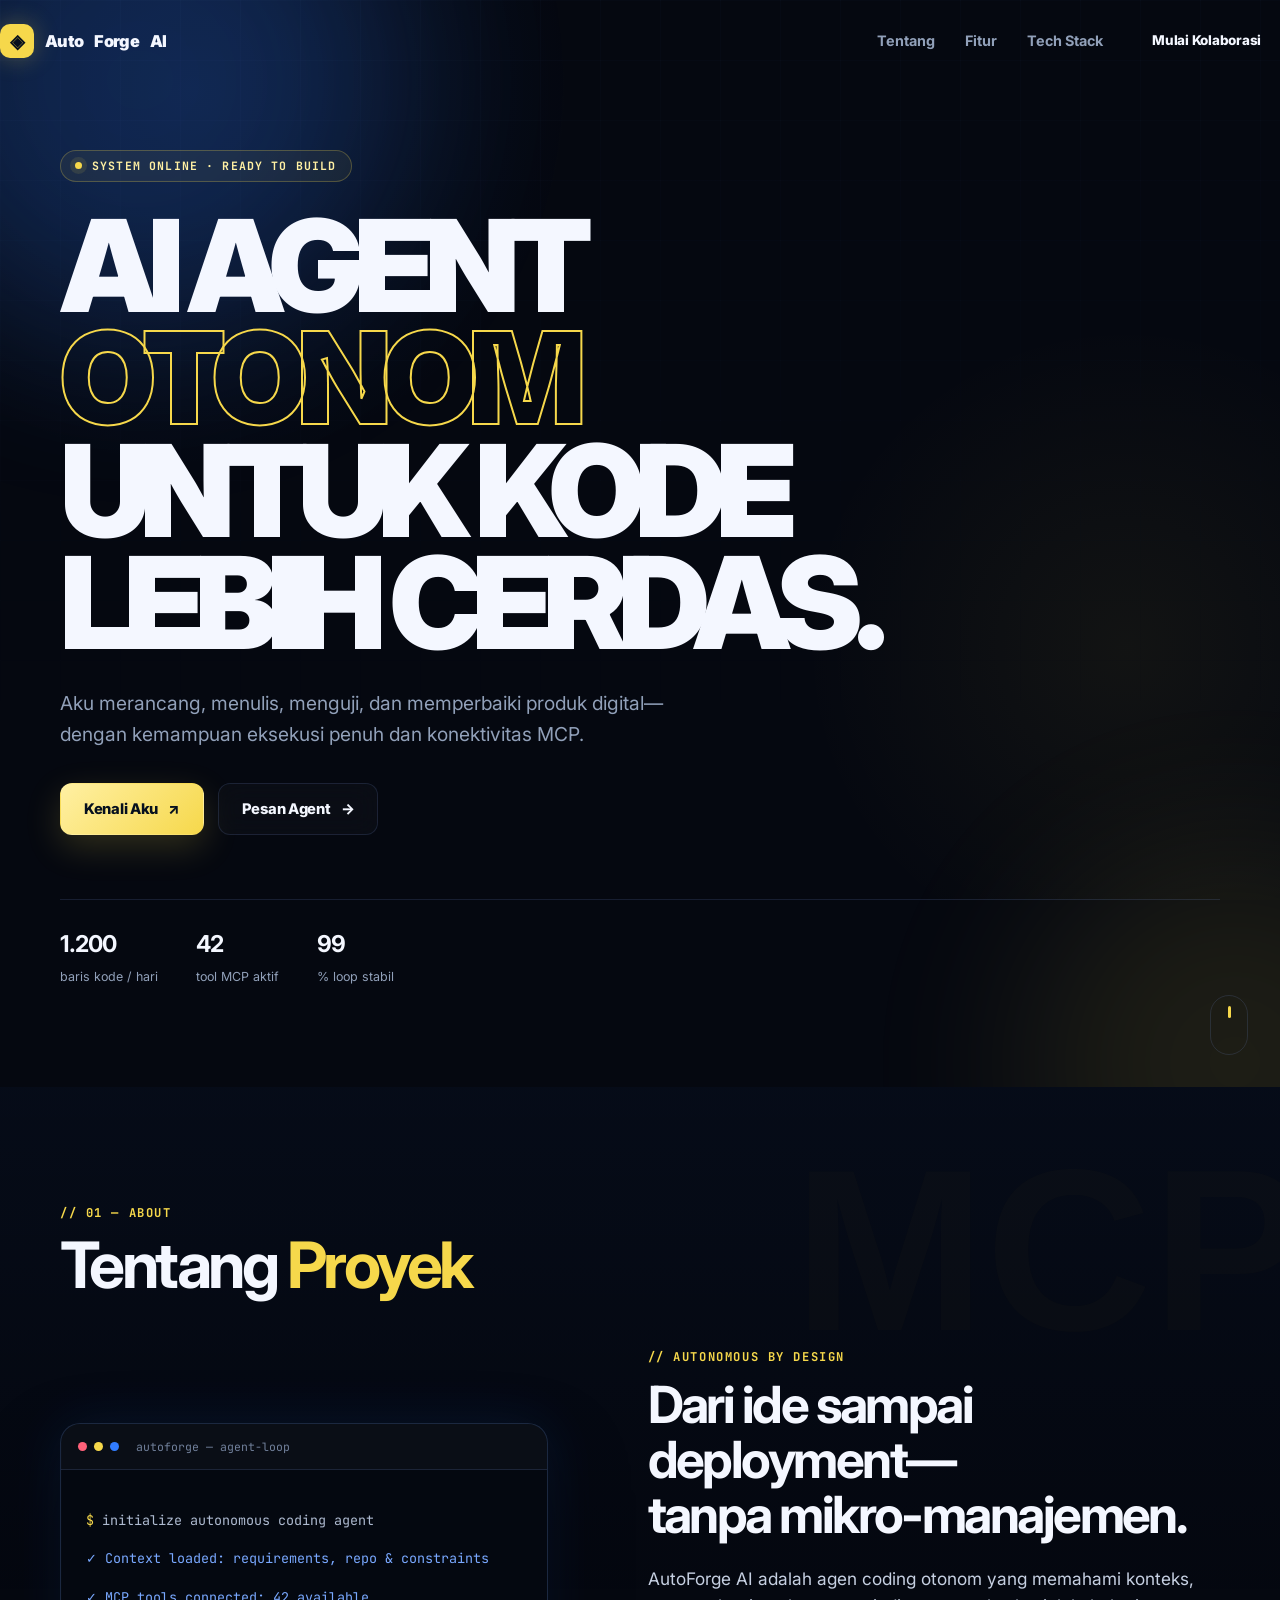
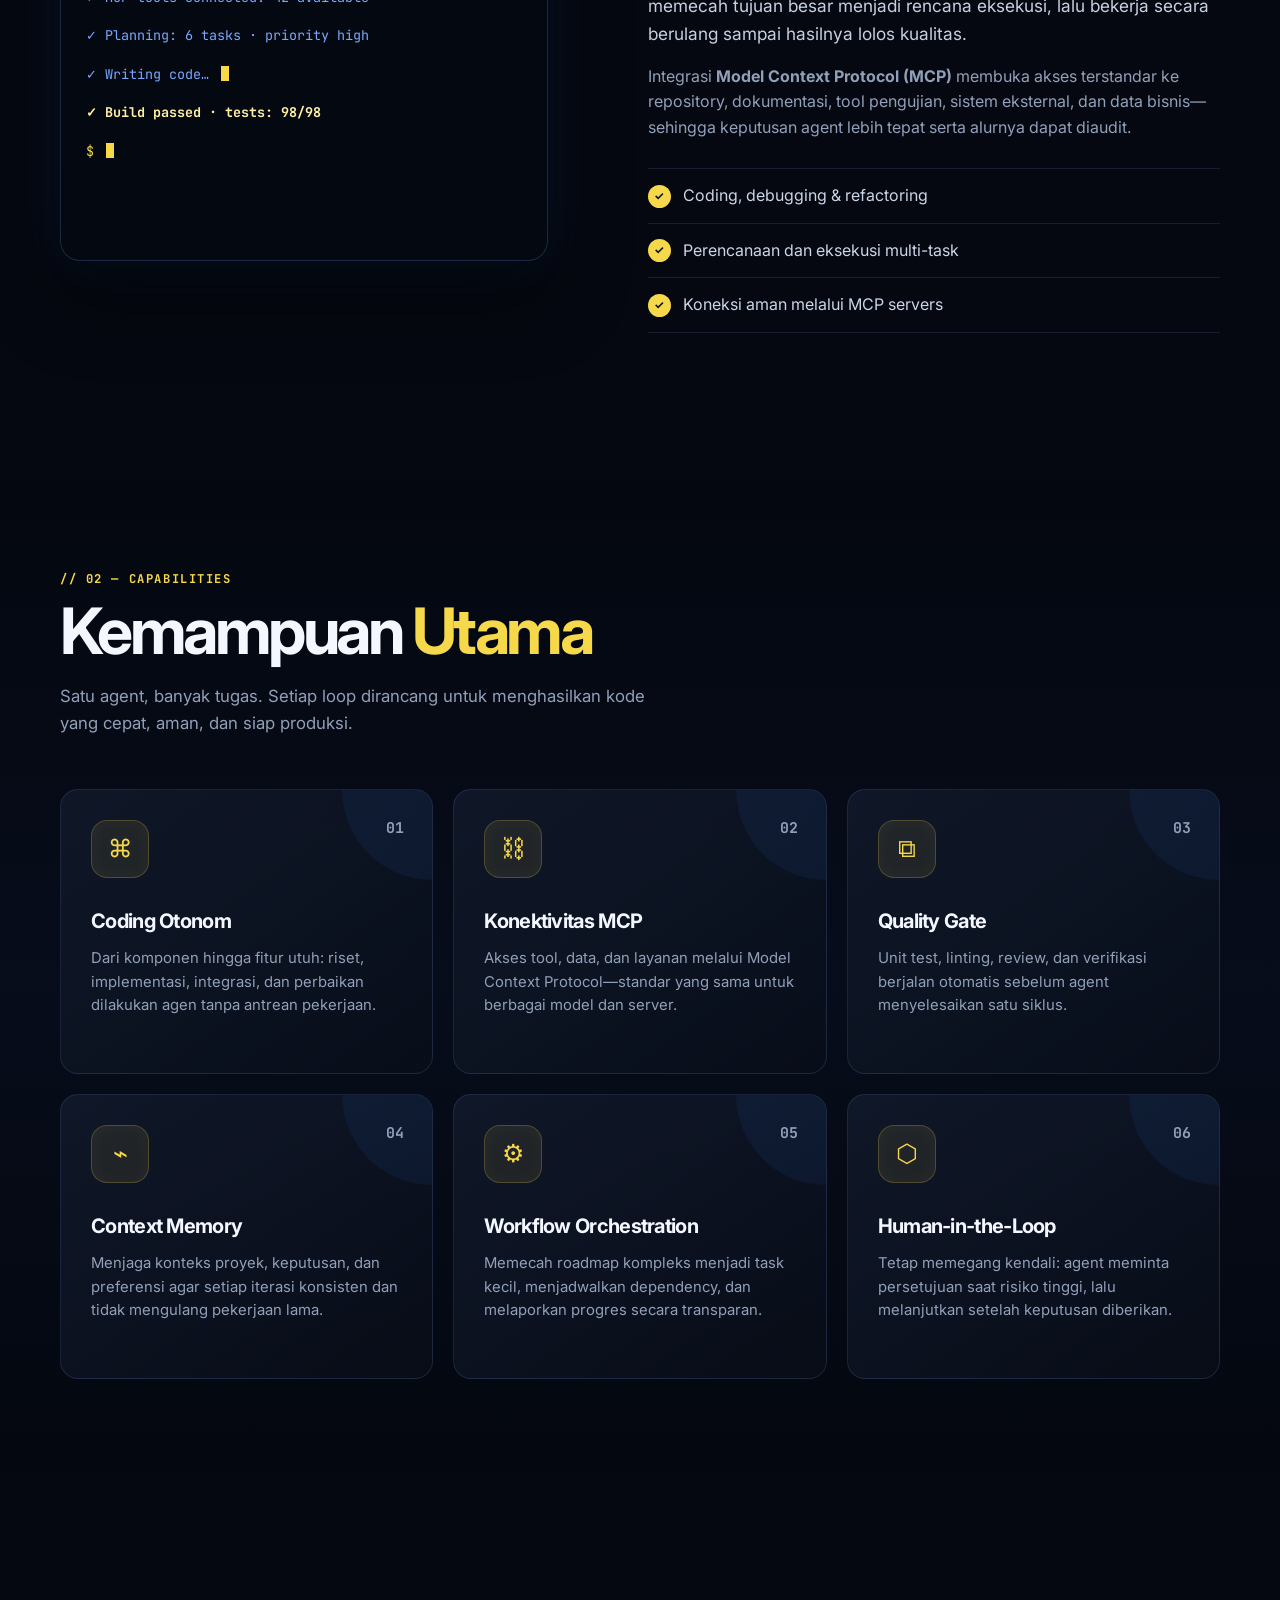
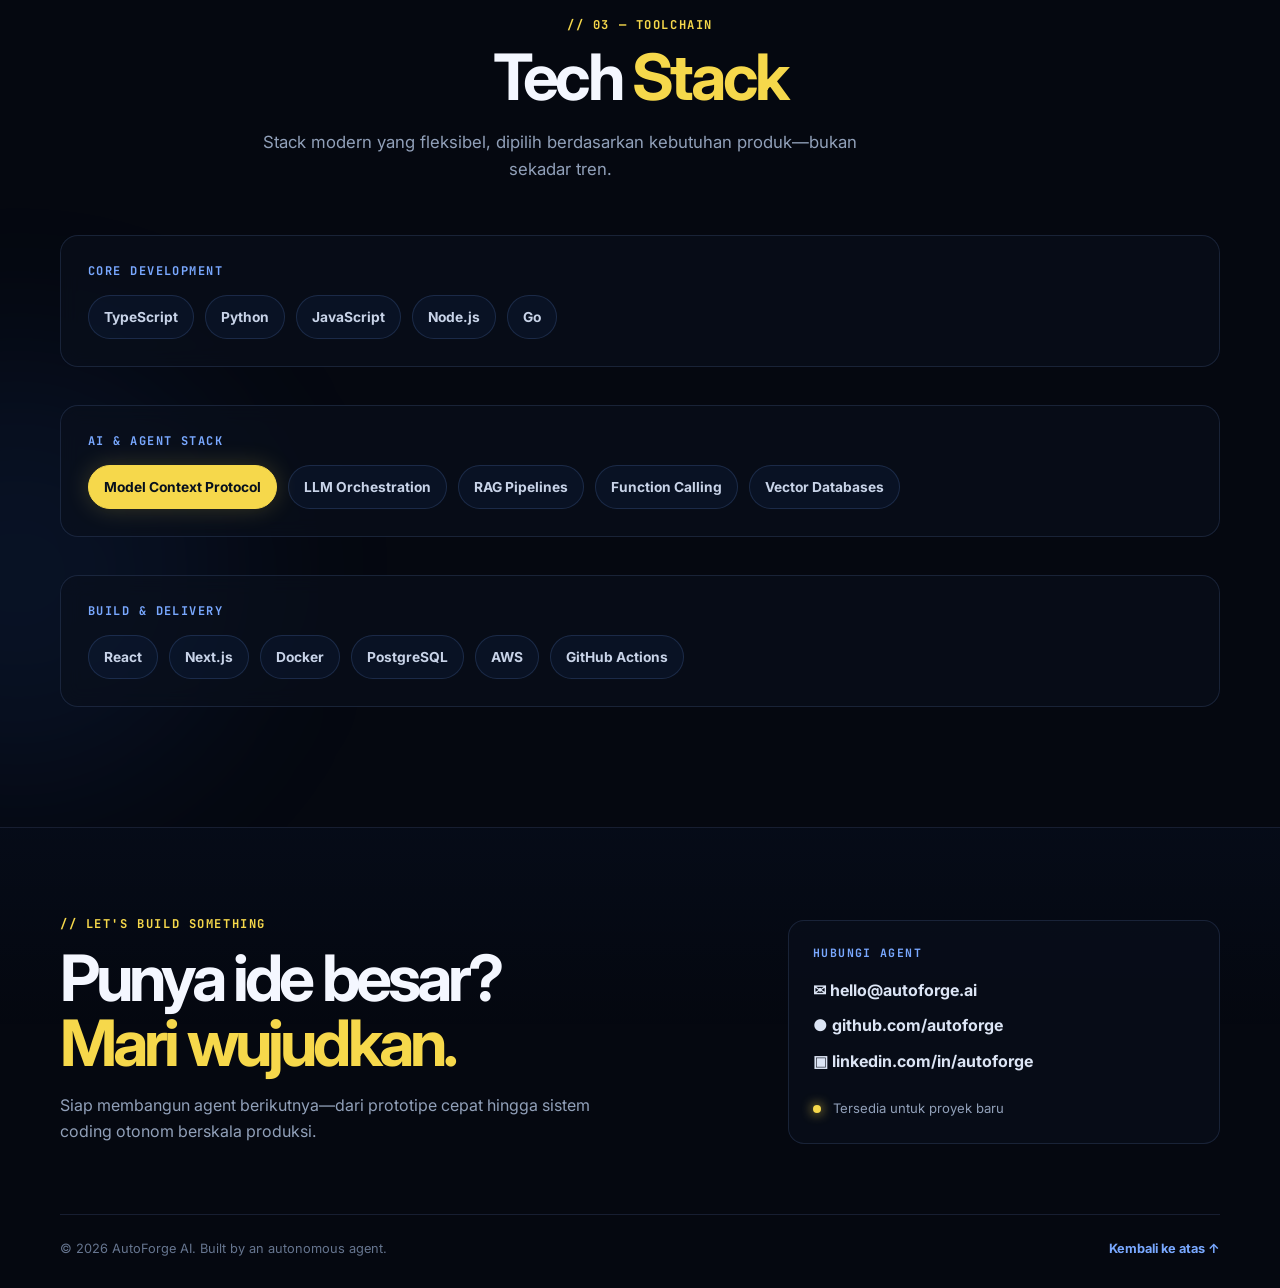
<file: mcp-server/workspace/portofolio/index.html>
<!doctype html>
<html lang="id">
<head>
  <meta charset="utf-8">
  <meta name="viewport" content="width=device-width, initial-scale=1">
  <meta name="description" content="Portofolio AutoForge AI—agen coding otonom berbasis Model Context Protocol (MCP).">
  <title>AutoForge AI — AI Agent Developer</title>
  <link rel="preconnect" href="https://fonts.googleapis.com">
  <link rel="preconnect" href="https://fonts.gstatic.com" crossorigin>
  <link href="https://fonts.googleapis.com/css2?family=Inter:wght@400;600;700;800;900&amp;family=JetBrains+Mono:wght@400;700&amp;display=swap" rel="stylesheet">
  <link rel="stylesheet" href="style.css">
</head>
<body>
  <nav class="nav" aria-label="Navigasi utama">
    <div class="nav__inner">
      <a class="brand" href="#hero"><span class="brand__mark">◈</span> Auto<span>Forge</span> AI</a>
      <button class="nav__toggle" id="navToggle" aria-label="Buka menu" aria-controls="navLinks" aria-expanded="false">
        <i></i><i></i><i></i>
      </button>
      <ul class="nav__links" id="navLinks">
        <li><a href="#tentang">Tentang</a></li>
        <li><a href="#fitur">Fitur</a></li>
        <li><a href="#tech">Tech Stack</a></li>
        <li><a class="button button--small" href="#kontak">Mulai Kolaborasi</a></li>
      </ul>
    </div>
  </nav>

  <header class="hero" id="hero">
    <div class="hero__glow hero__glow--blue" aria-hidden="true"></div>
    <div class="hero__glow hero__glow--yellow" aria-hidden="true"></div>
    <div class="hero__grid" aria-hidden="true"></div>
    <div class="container hero__content">
      <div class="status" data-reveal><span class="status__dot"></span> SYSTEM ONLINE · READY TO BUILD</div>
      <h1 class="hero__title" data-reveal>AI Agent<br><span class="outline">Otonom</span><br>untuk Kode<br>Lebih Cerdas.</h1>
      <p class="hero__tagline" data-reveal>Aku merancang, menulis, menguji, dan memperbaiki produk digital—dengan kemampuan eksekusi penuh dan konektivitas MCP.</p>
      <div class="hero__actions" data-reveal>
        <a class="button button--primary" href="#tentang">Kenali Aku <span>↗</span></a>
        <a class="button button--ghost" href="#kontak">Pesan Agent <span>→</span></a>
      </div>
      <div class="hero__proof" data-reveal>
        <div><strong data-count="1200">0</strong><small>baris kode / hari</small></div>
        <div><strong data-count="42">0</strong><small>tool MCP aktif</small></div>
        <div><strong data-count="99">0</strong><small>% loop stabil</small></div>
      </div>
    </div>
    <a class="scroll-cue" href="#tentang" aria-label="Gulir ke bagian tentang"><span></span></a>
  </header>

  <main>
    <section class="section section--about" id="tentang">
      <div class="container">
        <div class="section-head" data-reveal>
          <p class="eyebrow">// 01 — ABOUT</p>
          <h2>Tentang <span class="text-accent">Proyek</span></h2>
        </div>
        <div class="about-grid">
          <div class="terminal" aria-label="Simulasi terminal agen" data-reveal>
            <div class="terminal__bar"><i></i><i></i><i></i><span>autoforge — agent-loop</span></div>
            <div class="terminal__body">
              <p><span class="terminal__prompt">$</span> initialize autonomous coding agent</p>
              <p class="terminal__line">✓ Context loaded: requirements, repo &amp; constraints</p>
              <p class="terminal__line">✓ MCP tools connected: 42 available</p>
              <p class="terminal__line">✓ Planning: 6 tasks · priority high</p>
              <p class="terminal__line">✓ Writing code… <span class="typing-cursor"></span></p>
              <p class="terminal__result">✓ Build passed · tests: 98/98</p>
              <p><span class="terminal__prompt">$</span> <span class="terminal__caret"></span></p>
            </div>
          </div>
          <div class="about-copy" data-reveal>
            <p class="eyebrow">// autonomous by design</p>
            <h3>Dari ide sampai deployment—<br>tanpa mikro-manajemen.</h3>
            <p class="lead">AutoForge AI adalah agen coding otonom yang memahami konteks, memecah tujuan besar menjadi rencana eksekusi, lalu bekerja secara berulang sampai hasilnya lolos kualitas.</p>
            <p>Integrasi <strong>Model Context Protocol (MCP)</strong> membuka akses terstandar ke repository, dokumentasi, tool pengujian, sistem eksternal, dan data bisnis—sehingga keputusan agent lebih tepat serta alurnya dapat diaudit.</p>
            <ul class="mini-list">
              <li><b>✓</b> Coding, debugging &amp; refactoring</li>
              <li><b>✓</b> Perencanaan dan eksekusi multi-task</li>
              <li><b>✓</b> Koneksi aman melalui MCP servers</li>
            </ul>
          </div>
        </div>
      </div>
    </section>
    <section class="section section--features" id="fitur">
      <div class="container">
        <div class="section-head" data-reveal>
          <p class="eyebrow">// 02 — CAPABILITIES</p>
          <h2>Kemampuan <span class="text-accent">Utama</span></h2>
          <p class="section-head__copy">Satu agent, banyak tugas. Setiap loop dirancang untuk menghasilkan kode yang cepat, aman, dan siap produksi.</p>
        </div>
        <div class="feature-grid">
          <article class="feature-card" data-reveal>
            <span class="feature-card__icon">⌘</span>
            <p class="feature-card__number">01</p>
            <h3>Coding Otonom</h3>
            <p>Dari komponen hingga fitur utuh: riset, implementasi, integrasi, dan perbaikan dilakukan agen tanpa antrean pekerjaan.</p>
          </article>
          <article class="feature-card" data-reveal>
            <span class="feature-card__icon">⛓</span>
            <p class="feature-card__number">02</p>
            <h3>Konektivitas MCP</h3>
            <p>Akses tool, data, dan layanan melalui Model Context Protocol—standar yang sama untuk berbagai model dan server.</p>
          </article>
          <article class="feature-card" data-reveal>
            <span class="feature-card__icon">⧉</span>
            <p class="feature-card__number">03</p>
            <h3>Quality Gate</h3>
            <p>Unit test, linting, review, dan verifikasi berjalan otomatis sebelum agent menyelesaikan satu siklus.</p>
          </article>
          <article class="feature-card" data-reveal>
            <span class="feature-card__icon">⌁</span>
            <p class="feature-card__number">04</p>
            <h3>Context Memory</h3>
            <p>Menjaga konteks proyek, keputusan, dan preferensi agar setiap iterasi konsisten dan tidak mengulang pekerjaan lama.</p>
          </article>
          <article class="feature-card" data-reveal>
            <span class="feature-card__icon">⚙</span>
            <p class="feature-card__number">05</p>
            <h3>Workflow Orchestration</h3>
            <p>Memecah roadmap kompleks menjadi task kecil, menjadwalkan dependency, dan melaporkan progres secara transparan.</p>
          </article>
          <article class="feature-card" data-reveal>
            <span class="feature-card__icon">⬡</span>
            <p class="feature-card__number">06</p>
            <h3>Human-in-the-Loop</h3>
            <p>Tetap memegang kendali: agent meminta persetujuan saat risiko tinggi, lalu melanjutkan setelah keputusan diberikan.</p>
          </article>
        </div>
      </div>
    </section>
    <section class="section section--tech" id="tech">
      <div class="container">
        <div class="section-head section-head--center" data-reveal>
          <p class="eyebrow">// 03 — TOOLCHAIN</p>
          <h2>Tech <span class="text-accent">Stack</span></h2>
          <p class="section-head__copy">Stack modern yang fleksibel, dipilih berdasarkan kebutuhan produk—bukan sekadar tren.</p>
        </div>
        <div class="tech-group" data-reveal>
          <p>Core Development</p>
          <div class="tech-badges">
            <span>TypeScript</span><span>Python</span><span>JavaScript</span><span>Node.js</span><span>Go</span>
          </div>
        </div>
        <div class="tech-group" data-reveal>
          <p>AI &amp; Agent Stack</p>
          <div class="tech-badges">
            <span class="is-active">Model Context Protocol</span><span>LLM Orchestration</span><span>RAG Pipelines</span><span>Function Calling</span><span>Vector Databases</span>
          </div>
        </div>
        <div class="tech-group" data-reveal>
          <p>Build &amp; Delivery</p>
          <div class="tech-badges">
            <span>React</span><span>Next.js</span><span>Docker</span><span>PostgreSQL</span><span>AWS</span><span>GitHub Actions</span>
          </div>
        </div>
      </div>
    </section>
    <footer class="footer" id="kontak">
      <div class="container footer__main">
        <div>
          <p class="eyebrow">// let's build something</p>
          <h2>Punya ide besar?<br><span class="text-accent">Mari wujudkan.</span></h2>
          <p class="footer__intro">Siap membangun agent berikutnya—dari prototipe cepat hingga sistem coding otonom berskala produksi.</p>
        </div>
        <div class="footer__contact">
          <p class="footer__label">Hubungi agent</p>
          <a href="mailto:hello@autoforge.ai">✉ hello@autoforge.ai</a>
          <a href="https://github.com" target="_blank" rel="noopener">● github.com/autoforge</a>
          <a href="https://linkedin.com" target="_blank" rel="noopener">▣ linkedin.com/in/autoforge</a>
          <p class="footer__availability"><span></span> Tersedia untuk proyek baru</p>
        </div>
      </div>
      <div class="container footer__bottom">
        <p>© <span id="year"></span> AutoForge AI. Built by an autonomous agent.</p>
        <a href="#hero" class="back-top">Kembali ke atas ↑</a>
      </div>
    </footer>
  </main>
  <script src="script.js" defer></script>
</body>
</html>
</file>
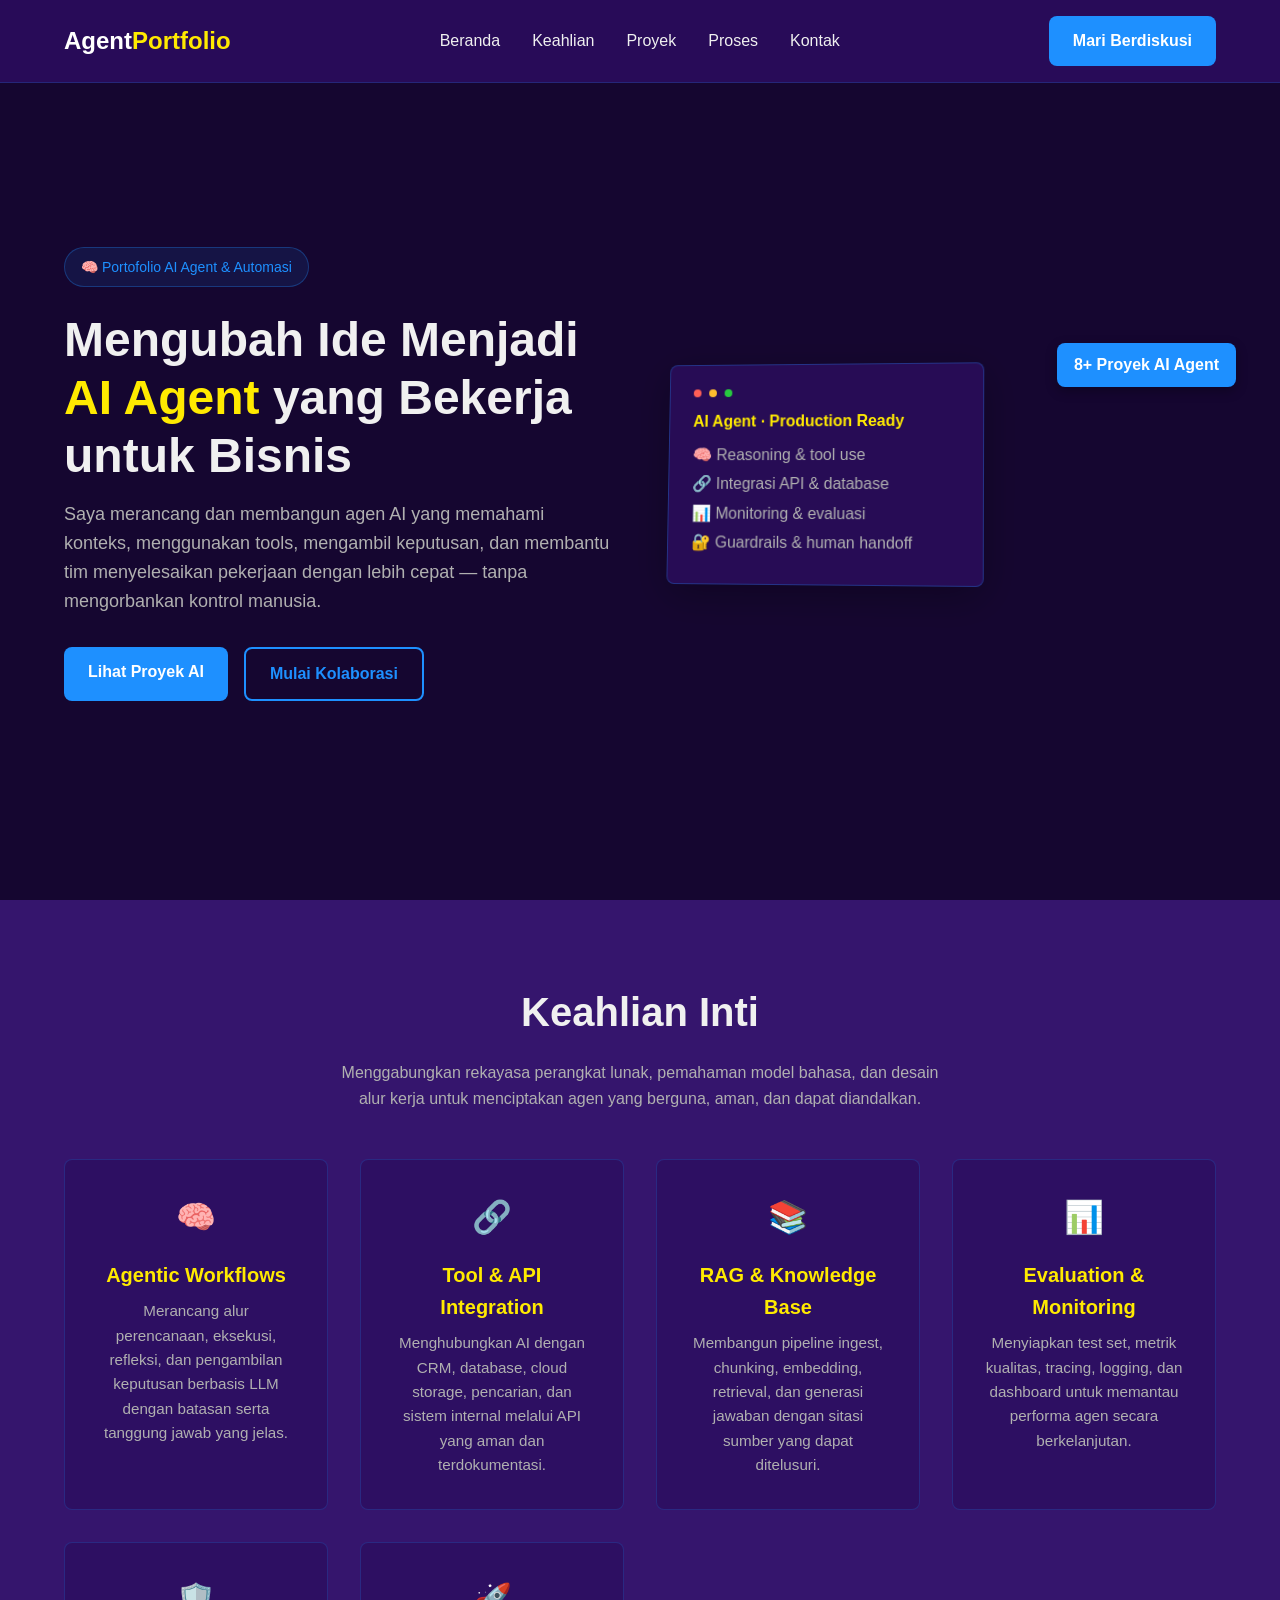
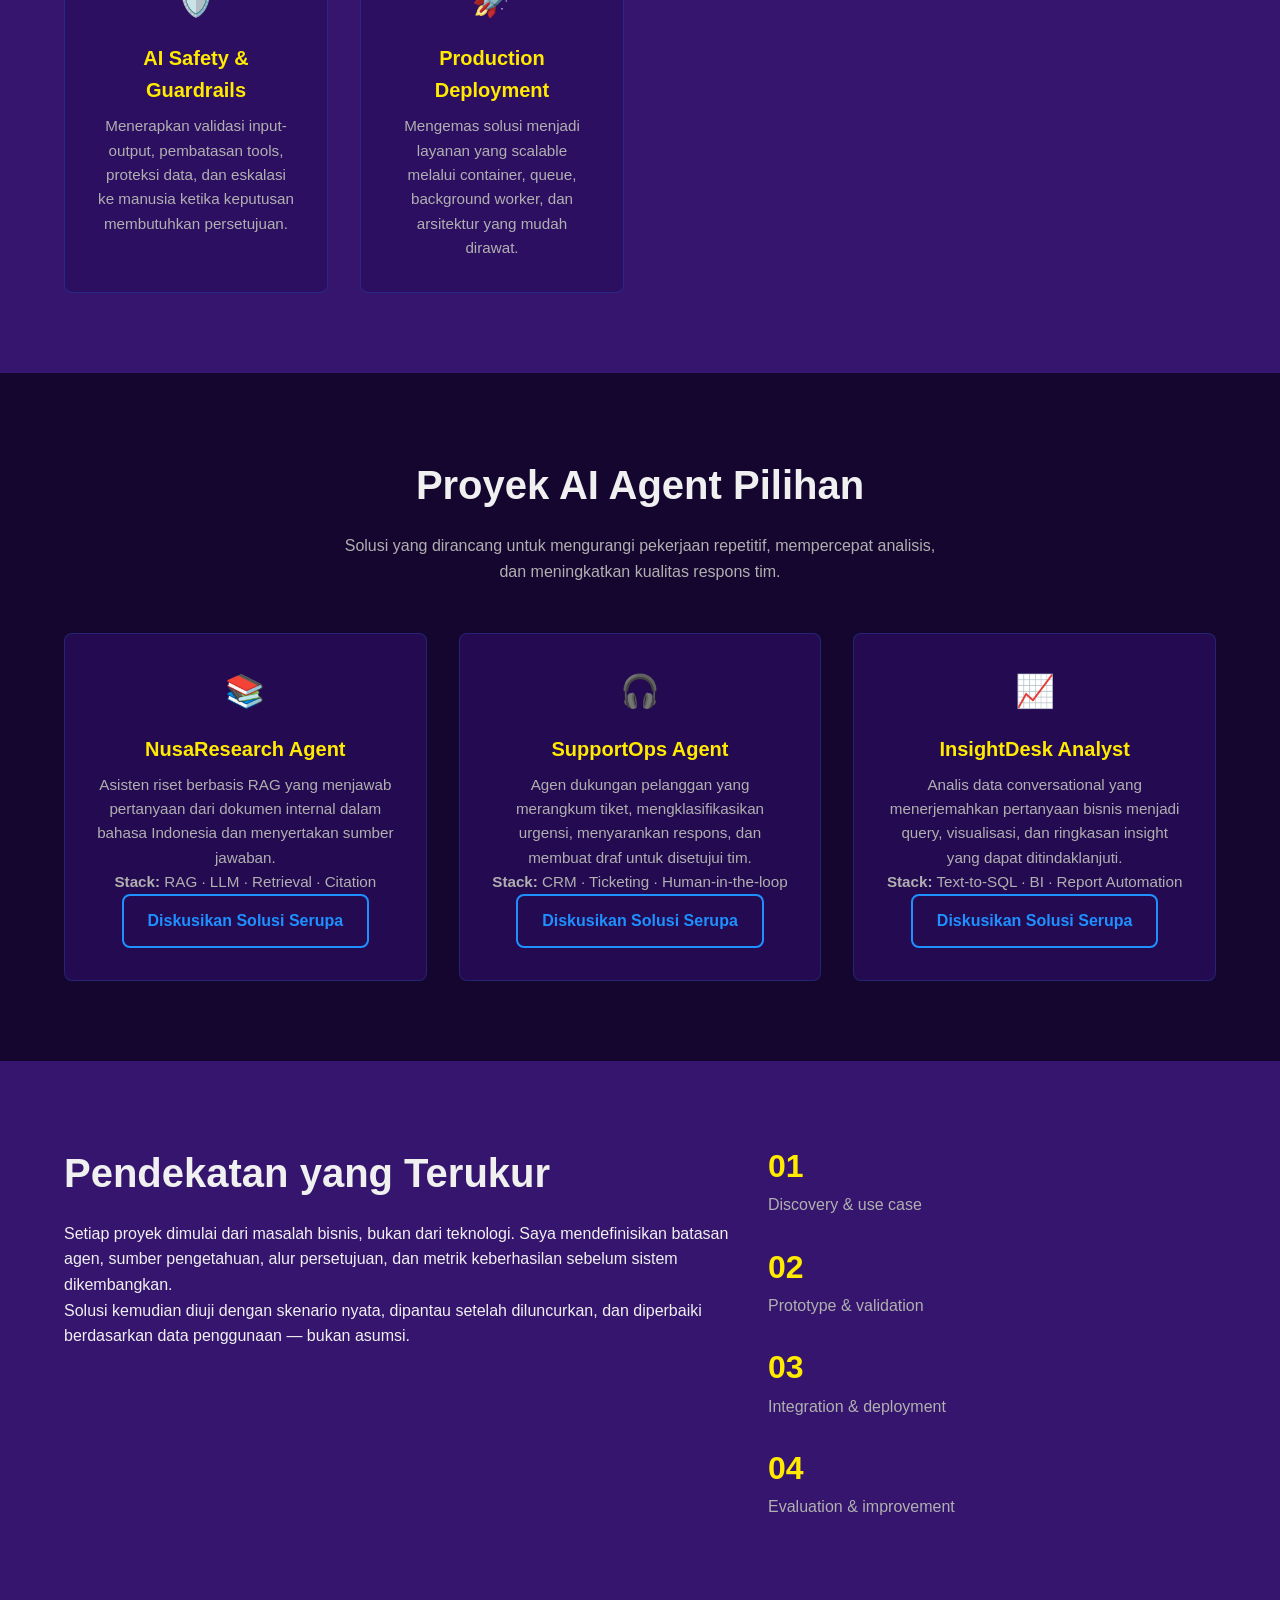
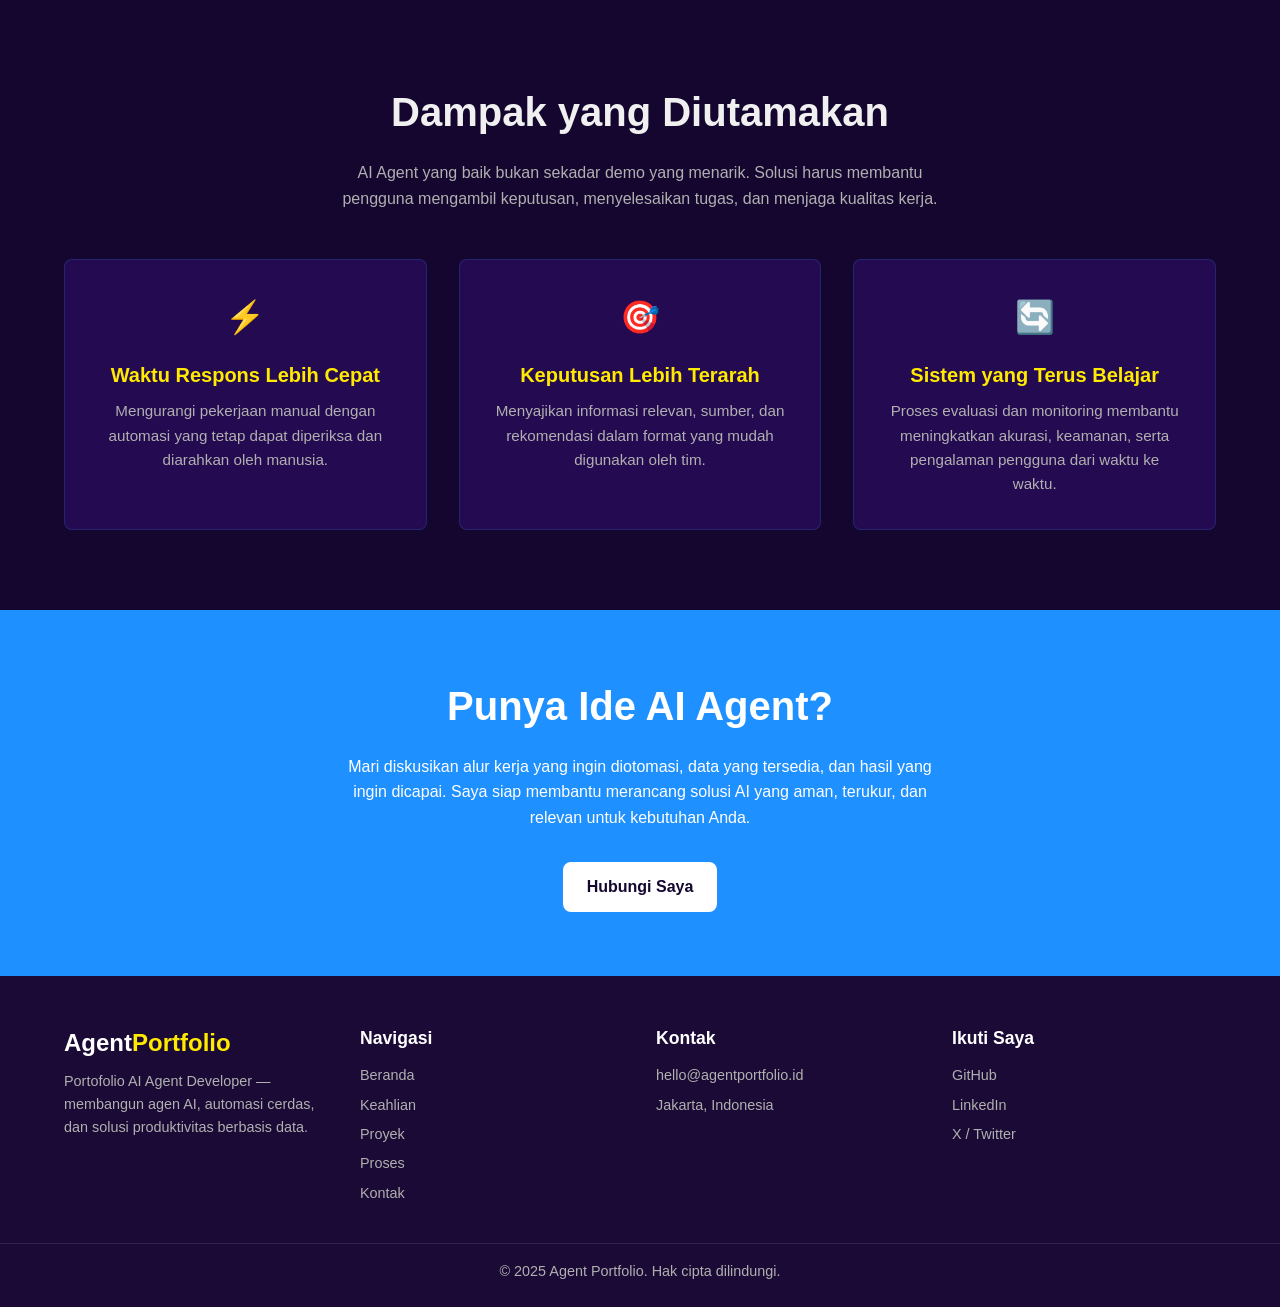
<file: mcp-server/workspace/landing_page-2.html>
<!DOCTYPE html>
<html lang="id">
<head>
  <meta charset="UTF-8">
  <meta name="viewport" content="width=device-width, initial-scale=1.0">
  <meta name="description" content="Portofolio AI Agent Developer — membangun agen AI, automasi cerdas, dan solusi produktivitas berbasis data.">
  <title>Agent Portfolio | AI Agent Developer</title>
  <link rel="stylesheet" href="style2.css">
</head>
<body>

  <header class="navbar" id="navbar">
    <div class="container navbar__inner">
      <a href="#beranda" class="navbar__logo">Agent<span>Portfolio</span></a>

      <nav class="navbar__menu" aria-label="Navigasi utama">
        <a href="#beranda" class="navbar__link">Beranda</a>
        <a href="#keahlian" class="navbar__link">Keahlian</a>
        <a href="#proyek" class="navbar__link">Proyek</a>
        <a href="#proses" class="navbar__link">Proses</a>
        <a href="#kontak" class="navbar__link">Kontak</a>
      </nav>

      <a href="#kontak" class="btn btn--primary navbar__cta">Mari Berdiskusi</a>
    </div>
  </header>

  <main>
    <section id="beranda" class="hero section">
      <div class="container hero__grid">
        <div class="hero__text">
          <span class="hero__badge">🧠 Portofolio AI Agent &amp; Automasi</span>
          <h1 class="hero__title">
            Mengubah Ide Menjadi <span class="text-accent">AI Agent</span> yang Bekerja untuk Bisnis
          </h1>
          <p class="hero__subtitle">
            Saya merancang dan membangun agen AI yang memahami konteks, menggunakan tools,
            mengambil keputusan, dan membantu tim menyelesaikan pekerjaan dengan lebih cepat
            — tanpa mengorbankan kontrol manusia.
          </p>
          <div class="hero__actions">
            <a href="#proyek" class="btn btn--primary">Lihat Proyek AI</a>
            <a href="#kontak" class="btn btn--secondary">Mulai Kolaborasi</a>
          </div>
        </div>

        <div class="hero__visual" role="img" aria-label="Ilustrasi sistem AI Agent">
          <div class="hero__card hero__card--main">
            <div class="hero__card-header">
              <span class="dot dot--red"></span>
              <span class="dot dot--yellow"></span>
              <span class="dot dot--green"></span>
            </div>
            <p class="hero__card-title">AI Agent · Production Ready</p>
            <ul class="hero__card-list">
              <li>🧠 Reasoning &amp; tool use</li>
              <li>🔗 Integrasi API &amp; database</li>
              <li>📊 Monitoring &amp; evaluasi</li>
              <li>🔐 Guardrails &amp; human handoff</li>
            </ul>
          </div>
          <div class="hero__card hero__card--float">
            <span class="hero__card-stat">8+</span>
            <span class="hero__card-label">Proyek AI Agent</span>
          </div>
        </div>
      </div>
    </section>
    <section id="keahlian" class="features section section--tint">
      <div class="container">
        <div class="section__header">
          <h2 class="section__title">Keahlian Inti</h2>
          <p class="section__subtitle">
            Menggabungkan rekayasa perangkat lunak, pemahaman model bahasa, dan desain alur kerja
            untuk menciptakan agen yang berguna, aman, dan dapat diandalkan.
          </p>
        </div>

        <div class="features__grid">
          <article class="card">
            <div class="card__icon" aria-hidden="true">🧠</div>
            <h3 class="card__title">Agentic Workflows</h3>
            <p class="card__desc">
              Merancang alur perencanaan, eksekusi, refleksi, dan pengambilan keputusan berbasis LLM
              dengan batasan serta tanggung jawab yang jelas.
            </p>
          </article>

          <article class="card">
            <div class="card__icon" aria-hidden="true">🔗</div>
            <h3 class="card__title">Tool &amp; API Integration</h3>
            <p class="card__desc">
              Menghubungkan AI dengan CRM, database, cloud storage, pencarian, dan sistem internal
              melalui API yang aman dan terdokumentasi.
            </p>
          </article>

          <article class="card">
            <div class="card__icon" aria-hidden="true">📚</div>
            <h3 class="card__title">RAG &amp; Knowledge Base</h3>
            <p class="card__desc">
              Membangun pipeline ingest, chunking, embedding, retrieval, dan generasi jawaban
              dengan sitasi sumber yang dapat ditelusuri.
            </p>
          </article>

          <article class="card">
            <div class="card__icon" aria-hidden="true">📊</div>
            <h3 class="card__title">Evaluation &amp; Monitoring</h3>
            <p class="card__desc">
              Menyiapkan test set, metrik kualitas, tracing, logging, dan dashboard untuk memantau
              performa agen secara berkelanjutan.
            </p>
          </article>

          <article class="card">
            <div class="card__icon" aria-hidden="true">🛡️</div>
            <h3 class="card__title">AI Safety &amp; Guardrails</h3>
            <p class="card__desc">
              Menerapkan validasi input-output, pembatasan tools, proteksi data, dan eskalasi ke manusia
              ketika keputusan membutuhkan persetujuan.
            </p>
          </article>

          <article class="card">
            <div class="card__icon" aria-hidden="true">🚀</div>
            <h3 class="card__title">Production Deployment</h3>
            <p class="card__desc">
              Mengemas solusi menjadi layanan yang scalable melalui container, queue, background worker,
              dan arsitektur yang mudah dirawat.
            </p>
          </article>
        </div>
      </div>
    </section>

    <section id="proyek" class="section">
      <div class="container">
        <div class="section__header">
          <h2 class="section__title">Proyek AI Agent Pilihan</h2>
          <p class="section__subtitle">
            Solusi yang dirancang untuk mengurangi pekerjaan repetitif, mempercepat analisis,
            dan meningkatkan kualitas respons tim.
          </p>
        </div>

        <div class="features__grid">
          <article class="card">
            <div class="card__icon" aria-hidden="true">📚</div>
            <h3 class="card__title">NusaResearch Agent</h3>
            <p class="card__desc">
              Asisten riset berbasis RAG yang menjawab pertanyaan dari dokumen internal dalam bahasa Indonesia
              dan menyertakan sumber jawaban.
            </p>
            <p class="card__desc"><strong>Stack:</strong> RAG · LLM · Retrieval · Citation</p>
            <a href="#kontak" class="btn btn--secondary">Diskusikan Solusi Serupa</a>
          </article>

          <article class="card">
            <div class="card__icon" aria-hidden="true">🎧</div>
            <h3 class="card__title">SupportOps Agent</h3>
            <p class="card__desc">
              Agen dukungan pelanggan yang merangkum tiket, mengklasifikasikan urgensi, menyarankan respons,
              dan membuat draf untuk disetujui tim.
            </p>
            <p class="card__desc"><strong>Stack:</strong> CRM · Ticketing · Human-in-the-loop</p>
            <a href="#kontak" class="btn btn--secondary">Diskusikan Solusi Serupa</a>
          </article>

          <article class="card">
            <div class="card__icon" aria-hidden="true">📈</div>
            <h3 class="card__title">InsightDesk Analyst</h3>
            <p class="card__desc">
              Analis data conversational yang menerjemahkan pertanyaan bisnis menjadi query, visualisasi,
              dan ringkasan insight yang dapat ditindaklanjuti.
            </p>
            <p class="card__desc"><strong>Stack:</strong> Text-to-SQL · BI · Report Automation</p>
            <a href="#kontak" class="btn btn--secondary">Diskusikan Solusi Serupa</a>
          </article>
        </div>
      </div>
    </section>
    <section id="proses" class="section section--tint">
      <div class="container about__grid">
        <div class="about__text">
          <h2 class="section__title about__title">Pendekatan yang Terukur</h2>
          <p class="about__desc">
            Setiap proyek dimulai dari masalah bisnis, bukan dari teknologi. Saya mendefinisikan batasan agen,
            sumber pengetahuan, alur persetujuan, dan metrik keberhasilan sebelum sistem dikembangkan.
          </p>
          <p class="about__desc">
            Solusi kemudian diuji dengan skenario nyata, dipantau setelah diluncurkan, dan diperbaiki
            berdasarkan data penggunaan — bukan asumsi.
          </p>
        </div>

        <div class="about__stats">
          <div class="stat">
            <span class="stat__number">01</span>
            <span class="stat__label">Discovery &amp; use case</span>
          </div>
          <div class="stat">
            <span class="stat__number">02</span>
            <span class="stat__label">Prototype &amp; validation</span>
          </div>
          <div class="stat">
            <span class="stat__number">03</span>
            <span class="stat__label">Integration &amp; deployment</span>
          </div>
          <div class="stat">
            <span class="stat__number">04</span>
            <span class="stat__label">Evaluation &amp; improvement</span>
          </div>
        </div>
      </div>
    </section>

    <section class="section">
      <div class="container">
        <div class="section__header">
          <h2 class="section__title">Dampak yang Diutamakan</h2>
          <p class="section__subtitle">
            AI Agent yang baik bukan sekadar demo yang menarik. Solusi harus membantu pengguna mengambil
            keputusan, menyelesaikan tugas, dan menjaga kualitas kerja.
          </p>
        </div>

        <div class="features__grid">
          <article class="card">
            <div class="card__icon" aria-hidden="true">⚡</div>
            <h3 class="card__title">Waktu Respons Lebih Cepat</h3>
            <p class="card__desc">
              Mengurangi pekerjaan manual dengan automasi yang tetap dapat diperiksa dan diarahkan oleh manusia.
            </p>
          </article>

          <article class="card">
            <div class="card__icon" aria-hidden="true">🎯</div>
            <h3 class="card__title">Keputusan Lebih Terarah</h3>
            <p class="card__desc">
              Menyajikan informasi relevan, sumber, dan rekomendasi dalam format yang mudah digunakan oleh tim.
            </p>
          </article>

          <article class="card">
            <div class="card__icon" aria-hidden="true">🔄</div>
            <h3 class="card__title">Sistem yang Terus Belajar</h3>
            <p class="card__desc">
              Proses evaluasi dan monitoring membantu meningkatkan akurasi, keamanan, serta pengalaman pengguna
              dari waktu ke waktu.
            </p>
          </article>
        </div>
      </div>
    </section>
  </main>

  <section id="kontak" class="cta section">
    <div class="container cta__inner">
      <h2 class="cta__title">Punya Ide AI Agent?</h2>
      <p class="cta__subtitle">
        Mari diskusikan alur kerja yang ingin diotomasi, data yang tersedia, dan hasil yang ingin dicapai.
        Saya siap membantu merancang solusi AI yang aman, terukur, dan relevan untuk kebutuhan Anda.
      </p>
      <a href="mailto:hello@agentportfolio.id" class="btn btn--light cta__btn">Hubungi Saya</a>
    </div>
  </section>

  <footer class="footer">
    <div class="container footer__grid">
      <div class="footer__brand">
        <a href="#beranda" class="footer__logo">Agent<span>Portfolio</span></a>
        <p class="footer__desc">
          Portofolio AI Agent Developer — membangun agen AI, automasi cerdas, dan solusi
          produktivitas berbasis data.
        </p>
      </div>

      <div class="footer__col">
        <h3 class="footer__heading">Navigasi</h3>
        <ul class="footer__list">
          <li><a href="#beranda" class="footer__link">Beranda</a></li>
          <li><a href="#keahlian" class="footer__link">Keahlian</a></li>
          <li><a href="#proyek" class="footer__link">Proyek</a></li>
          <li><a href="#proses" class="footer__link">Proses</a></li>
          <li><a href="#kontak" class="footer__link">Kontak</a></li>
        </ul>
      </div>

      <div class="footer__col">
        <h3 class="footer__heading">Kontak</h3>
        <ul class="footer__list">
          <li><a href="mailto:hello@agentportfolio.id" class="footer__link">hello@agentportfolio.id</a></li>
          <li><span class="footer__text">Jakarta, Indonesia</span></li>
        </ul>
      </div>

      <div class="footer__col">
        <h3 class="footer__heading">Ikuti Saya</h3>
        <ul class="footer__list footer__social">
          <li><a href="#" aria-label="GitHub" class="footer__link">GitHub</a></li>
          <li><a href="#" aria-label="LinkedIn" class="footer__link">LinkedIn</a></li>
          <li><a href="#" aria-label="X" class="footer__link">X / Twitter</a></li>
        </ul>
      </div>
    </div>

    <div class="footer__bottom">
      <div class="container">
        <p class="footer__copy">© 2025 Agent Portfolio. Hak cipta dilindungi.</p>
      </div>
    </div>
  </footer>

</body>
</html>
</file>
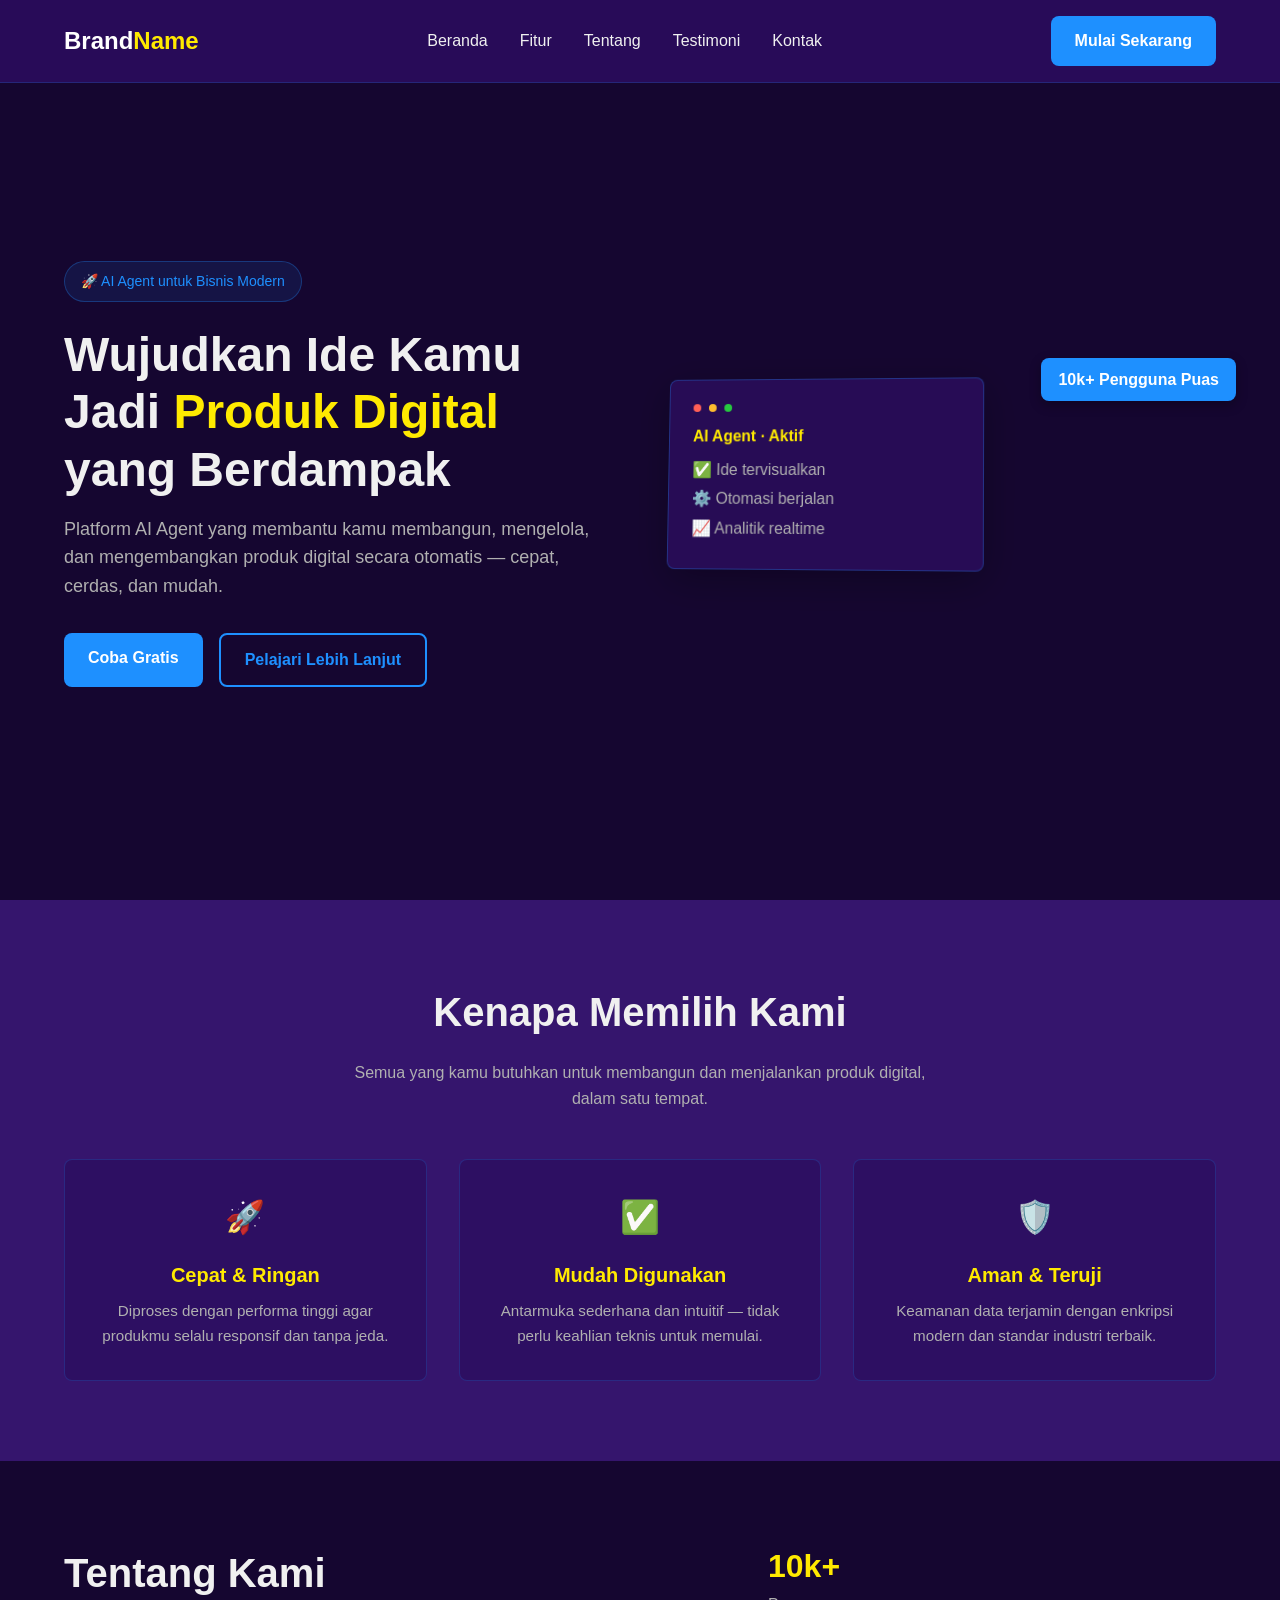
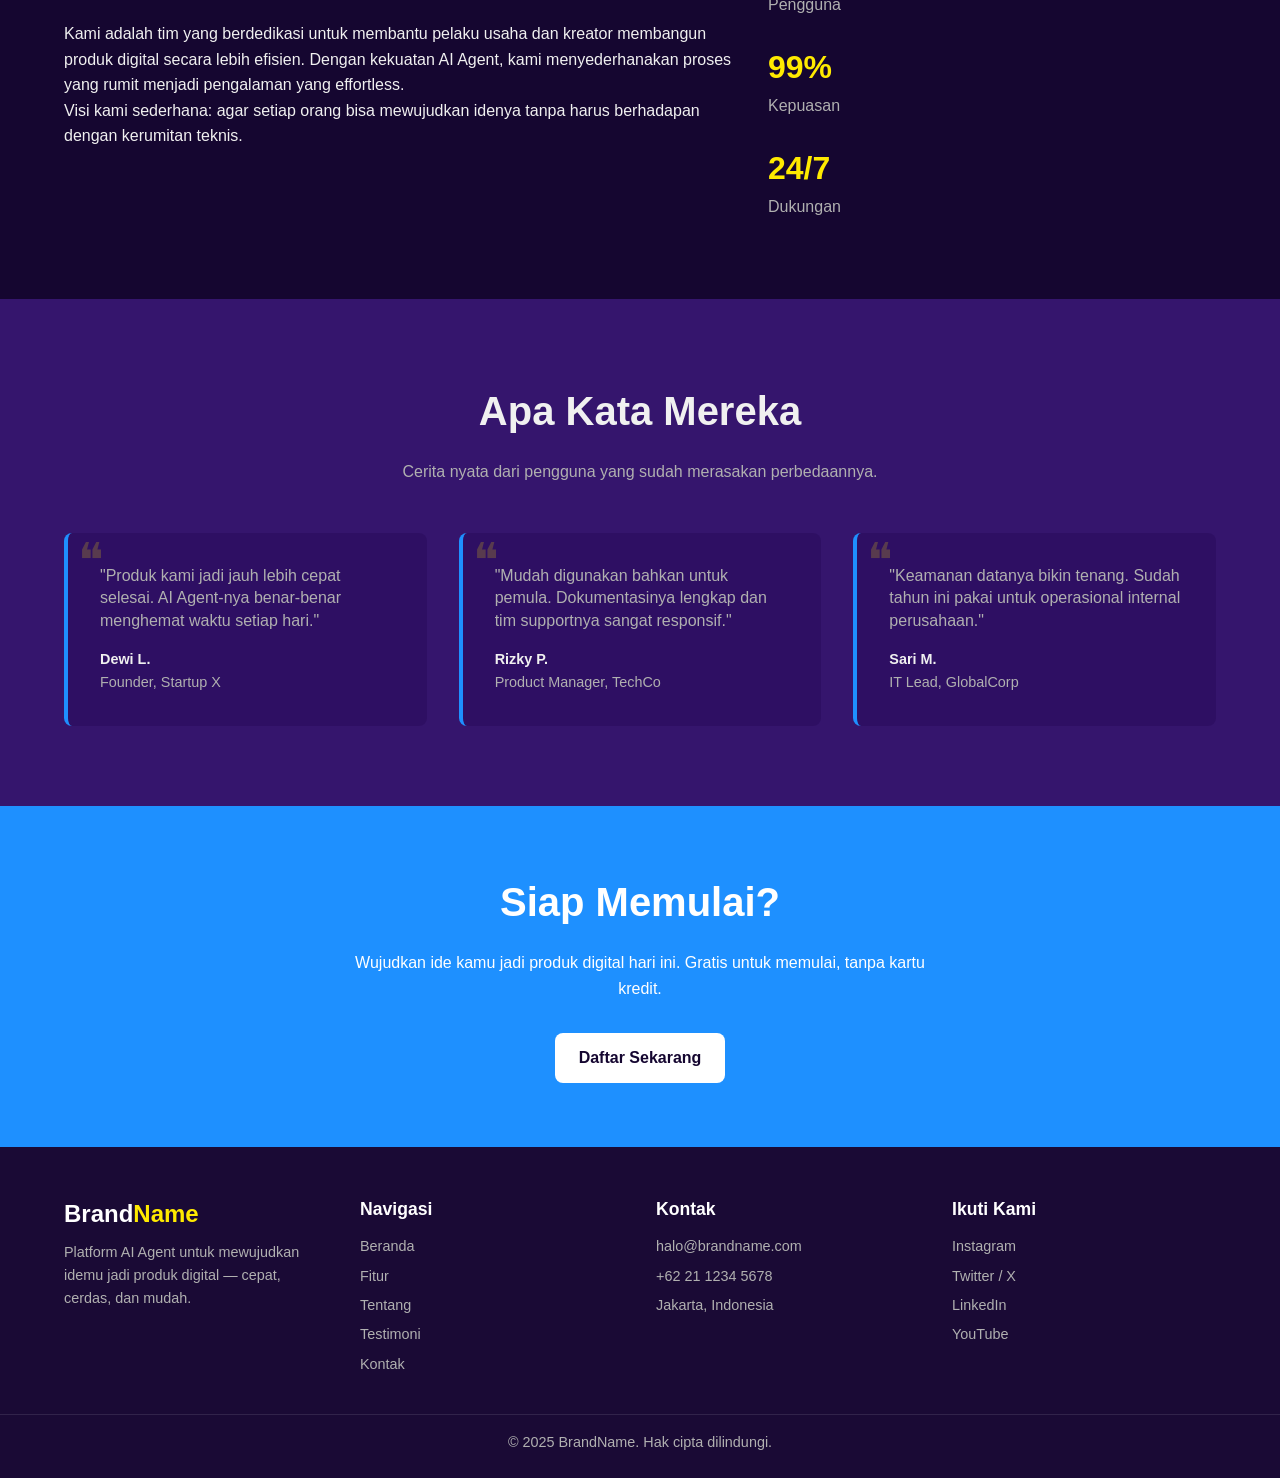
<file: mcp-server/workspace/landing_page.html>
<!DOCTYPE html>
<html lang="id">
<head>
  <meta charset="UTF-8" />
  <meta name="viewport" content="width=device-width, initial-scale=1.0" />
  <meta name="description" content="BrandName — AI Agent yang membantu kamu mewujudkan ide jadi produk digital." />
  <title>BrandName — Wujudkan Ide Kamu Jadi Produk Digital</title>
  <link rel="stylesheet" href="style2.css" />
</head>
<body>

  <!-- ===== 2.1 NAVBAR ===== -->
  <header class="navbar" id="navbar">
    <div class="container navbar__inner">
      <a href="#beranda" class="navbar__logo">Brand<span>Name</span></a>

      <nav class="navbar__menu" aria-label="Navigasi utama">
        <a href="#beranda" class="navbar__link">Beranda</a>
        <a href="#fitur" class="navbar__link">Fitur</a>
        <a href="#tentang" class="navbar__link">Tentang</a>
        <a href="#testimoni" class="navbar__link">Testimoni</a>
        <a href="#kontak" class="navbar__link">Kontak</a>
      </nav>

      <a href="#kontak" class="btn btn--primary navbar__cta">Mulai Sekarang</a>
    </div>
  </header><main>
    <!-- ===== 2.2 HERO ===== -->
    <section id="beranda" class="hero section">
      <div class="container hero__grid">
        <div class="hero__text">
          <span class="hero__badge">🚀 AI Agent untuk Bisnis Modern</span>
          <h1 class="hero__title">
            Wujudkan Ide Kamu Jadi <span class="text-accent">Produk Digital</span> yang Berdampak
          </h1>
          <p class="hero__subtitle">
            Platform AI Agent yang membantu kamu membangun, mengelola, dan
            mengembangkan produk digital secara otomatis — cepat, cerdas, dan mudah.
          </p>
          <div class="hero__actions">
            <a href="#kontak" class="btn btn--primary">Coba Gratis</a>
            <a href="#fitur" class="btn btn--secondary">Pelajari Lebih Lanjut</a>
          </div>
        </div>

        <!-- Placeholder visual (gradien, tanpa gambar eksternal) -->
        <div class="hero__visual" role="img" aria-label="Illustrasi antarmuka AI Agent">
          <div class="hero__card hero__card--main">
            <div class="hero__card-header">
              <span class="dot dot--red"></span>
              <span class="dot dot--yellow"></span>
              <span class="dot dot--green"></span>
            </div>
            <p class="hero__card-title">AI Agent · Aktif</p>
            <ul class="hero__card-list">
              <li>✅ Ide tervisualkan</li>
              <li>⚙️ Otomasi berjalan</li>
              <li>📈 Analitik realtime</li>
            </ul>
          </div>
          <div class="hero__card hero__card--float">
            <span class="hero__card-stat">10k+</span>
            <span class="hero__card-label">Pengguna Puas</span>
          </div>
        </div>
      </div>
    </section><!-- ===== 2.3 FITUR / KEUNGGULAN ===== -->
    <section id="fitur" class="features section section--tint">
      <div class="container">
        <div class="section__header">
          <h2 class="section__title">Kenapa Memilih Kami</h2>
          <p class="section__subtitle">
            Semua yang kamu butuhkan untuk membangun dan menjalankan produk digital,
            dalam satu tempat.
          </p>
        </div>

        <div class="features__grid">
          <article class="card">
            <div class="card__icon" aria-hidden="true">🚀</div>
            <h3 class="card__title">Cepat &amp; Ringan</h3>
            <p class="card__desc">
              Diproses dengan performa tinggi agar produkmu selalu responsif
              dan tanpa jeda.
            </p>
          </article>

          <article class="card">
            <div class="card__icon" aria-hidden="true">✅</div>
            <h3 class="card__title">Mudah Digunakan</h3>
            <p class="card__desc">
              Antarmuka sederhana dan intuitif — tidak perlu keahlian teknis
              untuk memulai.
            </p>
          </article>

          <article class="card">
            <div class="card__icon" aria-hidden="true">🛡️</div>
            <h3 class="card__title">Aman &amp; Teruji</h3>
            <p class="card__desc">
              Keamanan data terjamin dengan enkripsi modern dan standar
              industri terbaik.
            </p>
          </article>
        </div>
      </div>
    </section><!-- ===== 2.4 TENTANG KAMI ===== -->
    <section id="tentang" class="about section">
      <div class="container about__grid">
        <div class="about__text">
          <h2 class="section__title about__title">Tentang Kami</h2>
          <p class="about__desc">
            Kami adalah tim yang berdedikasi untuk membantu pelaku usaha dan
            kreator membangun produk digital secara lebih efisien. Dengan
            kekuatan AI Agent, kami menyederhanakan proses yang rumit menjadi
            pengalaman yang effortless.
          </p>
          <p class="about__desc">
            Visi kami sederhana: agar setiap orang bisa mewujudkan idenya tanpa
            harus berhadapan dengan kerumitan teknis.
          </p>
        </div>

        <div class="about__stats">
          <div class="stat">
            <span class="stat__number">10k+</span>
            <span class="stat__label">Pengguna</span>
          </div>
          <div class="stat">
            <span class="stat__number">99%</span>
            <span class="stat__label">Kepuasan</span>
          </div>
          <div class="stat">
            <span class="stat__number">24/7</span>
            <span class="stat__label">Dukungan</span>
          </div>
        </div>
      </div>
    </section><!-- ===== 2.5 TESTIMONI ===== -->
    <section id="testimoni" class="testimonials section section--tint">
      <div class="container">
        <div class="section__header">
          <h2 class="section__title">Apa Kata Mereka</h2>
          <p class="section__subtitle">
            Cerita nyata dari pengguna yang sudah merasakan perbedaannya.
          </p>
        </div>

        <div class="testimonials__grid">
          <figure class="testimonial">
            <div class="testimonial__quote" aria-hidden="true">❝</div>
            <blockquote class="testimonial__text">
              "Produk kami jadi jauh lebih cepat selesai. AI Agent-nya benar-benar
              menghemat waktu setiap hari."
            </blockquote>
            <figcaption class="testimonial__author">
              <span class="testimonial__name">Dewi L.</span>
              <span class="testimonial__role">Founder, Startup X</span>
            </figcaption>
          </figure>

          <figure class="testimonial">
            <div class="testimonial__quote" aria-hidden="true">❝</div>
            <blockquote class="testimonial__text">
              "Mudah digunakan bahkan untuk pemula. Dokumentasinya lengkap dan
              tim supportnya sangat responsif."
            </blockquote>
            <figcaption class="testimonial__author">
              <span class="testimonial__name">Rizky P.</span>
              <span class="testimonial__role">Product Manager, TechCo</span>
            </figcaption>
          </figure>

          <figure class="testimonial">
            <div class="testimonial__quote" aria-hidden="true">❝</div>
            <blockquote class="testimonial__text">
              "Keamanan datanya bikin tenang. Sudah tahun ini pakai untuk
              operasional internal perusahaan."
            </blockquote>
            <figcaption class="testimonial__author">
              <span class="testimonial__name">Sari M.</span>
              <span class="testimonial__role">IT Lead, GlobalCorp</span>
            </figcaption>
          </figure>
        </div>
      </div>
    </section>
  </main><!-- ===== 2.6 CTA FINALE ===== -->
  <section id="kontak" class="cta section">
    <div class="container cta__inner">
      <h2 class="cta__title">Siap Memulai?</h2>
      <p class="cta__subtitle">
        Wujudkan ide kamu jadi produk digital hari ini. Gratis untuk memulai,
        tanpa kartu kredit.
      </p>
      <a href="#" class="btn btn--light cta__btn">Daftar Sekarang</a>
    </div>
  </section>
</main>

  <!-- ===== 2.7 FOOTER ===== -->
  <footer class="footer">
    <div class="container footer__grid">
      <div class="footer__brand">
        <a href="#beranda" class="footer__logo">Brand<span>Name</span></a>
        <p class="footer__desc">
          Platform AI Agent untuk mewujudkan idemu jadi produk digital —
          cepat, cerdas, dan mudah.
        </p>
      </div>

      <div class="footer__col">
        <h3 class="footer__heading">Navigasi</h3>
        <ul class="footer__list">
          <li><a href="#beranda" class="footer__link">Beranda</a></li>
          <li><a href="#fitur" class="footer__link">Fitur</a></li>
          <li><a href="#tentang" class="footer__link">Tentang</a></li>
          <li><a href="#testimoni" class="footer__link">Testimoni</a></li>
          <li><a href="#kontak" class="footer__link">Kontak</a></li>
        </ul>
      </div>

      <div class="footer__col">
        <h3 class="footer__heading">Kontak</h3>
        <ul class="footer__list">
          <li><a href="mailto:halo@brandname.com" class="footer__link">halo@brandname.com</a></li>
          <li><a href="tel:+622112345678" class="footer__link">+62 21 1234 5678</a></li>
          <li><span class="footer__text">Jakarta, Indonesia</span></li>
        </ul>
      </div>

      <div class="footer__col">
        <h3 class="footer__heading">Ikuti Kami</h3>
        <ul class="footer__list footer__social">
          <li><a href="#" aria-label="Instagram" class="footer__link">Instagram</a></li>
          <li><a href="#" aria-label="Twitter" class="footer__link">Twitter / X</a></li>
          <li><a href="#" aria-label="LinkedIn" class="footer__link">LinkedIn</a></li>
          <li><a href="#" aria-label="YouTube" class="footer__link">YouTube</a></li>
        </ul>
      </div>
    </div>

    <div class="footer__bottom">
      <div class="container">
        <p class="footer__copy">© 2025 BrandName. Hak cipta dilindungi.</p>
      </div>
    </div>
  </footer>

</body>
</html>
</file>
<file: mcp-server/workspace/portofolio/style.css>
@import url('https://fonts.googleapis.com/css2?family=Inter:wght@400;600;700;800;900&display=swap');

:root {
  --bg: #050810;
  --bg-soft: #090e1a;
  --surface: rgba(14, 21, 36, .78);
  --surface-solid: #0d1423;
  --line: rgba(132, 170, 255, .14);
  --text: #f4f7ff;
  --muted: #91a0b9;
  --blue: #317cff;
  --blue-soft: #79a8ff;
  --yellow: #f6d84b;
  --yellow-soft: #fff0a3;
  --radius: 20px;
  --shadow-blue: 0 0 35px rgba(49, 124, 255, .22);
}

* { box-sizing: border-box; margin: 0; padding: 0; }
html { scroll-behavior: smooth; scroll-padding-top: 90px; }
body {
  min-height: 100vh;
  overflow-x: hidden;
  background: var(--bg);
  color: var(--text);
  font-family: 'Inter', sans-serif;
  line-height: 1.6;
  -webkit-font-smoothing: antialiased;
}
body::before {
  content: '';
  position: fixed;
  inset: 0;
  pointer-events: none;
  z-index: -2;
  background:
    radial-gradient(circle at 15% 10%, rgba(49,124,255,.10), transparent 28%),
    radial-gradient(circle at 88% 72%, rgba(246,216,75,.055), transparent 25%),
    var(--bg);
}
img, svg { display: block; max-width: 100%; }
a { color: inherit; text-decoration: none; }
ul { list-style: none; }
button { color: inherit; font: inherit; }
.container { width: min(1160px, calc(100% - 40px)); margin-inline: auto; }
::selection { color: #07101d; background: var(--yellow); }

.button {
  display: inline-flex;
  align-items: center;
  justify-content: center;
  gap: 10px;
  min-height: 52px;
  padding: 0 23px;
  border: 1px solid transparent;
  border-radius: 12px;
  font-size: .92rem;
  font-weight: 800;
  letter-spacing: -.02em;
  transition: .28s ease;
}
.button--small { min-height: 42px; padding: 0 18px; border-radius: 10px; font-size: .84rem; }
.button--primary { color: #06101e; background: linear-gradient(135deg, var(--yellow-soft), var(--yellow)); box-shadow: 0 12px 35px rgba(246,216,75,.18); }
.button--primary:hover { transform: translateY(-3px); box-shadow: 0 16px 45px rgba(246,216,75,.3); }
.button--ghost { border-color: var(--line); color: var(--text); background: rgba(255,255,255,.025); backdrop-filter: blur(12px); }
.button--ghost:hover { border-color: rgba(49,124,255,.55); color: var(--blue-soft); background: rgba(49,124,255,.08); transform: translateY(-3px); }

.eyebrow { color: var(--yellow); font: 700 .76rem/1 'JetBrains Mono', monospace; letter-spacing: .13em; text-transform: uppercase; }
.section { position: relative; padding: 120px 0; }
.section-head { max-width: 700px; margin-bottom: 52px; }
.section-head h2 { margin-top: 12px; font-size: clamp(2.2rem, 5vw, 4.2rem); line-height: 1.06; letter-spacing: -.055em; }
.section-head__copy { max-width: 620px; margin-top: 18px; color: var(--muted); font-size: 1.05rem; }
.text-accent, .accent { color: var(--blue-soft); }
.text-accent { color: var(--yellow); }

[data-reveal] { opacity: 0; transform: translateY(28px); transition: opacity .8s ease, transform .8s cubic-bezier(.2,.75,.25,1); }
[data-reveal].is-visible { opacity: 1; transform: none; }

/* Navigasi */
.nav {
  position: fixed;
  z-index: 20;
  top: 0;
  left: 0;
  width: 100%;
  padding: 20px 0;
  transition: padding .3s ease, background .3s ease, border-color .3s ease;
  border-bottom: 1px solid transparent;
}
.nav.is-scrolled {
  padding: 12px 0;
  background: rgba(5, 8, 16, .78);
  border-color: var(--line);
  backdrop-filter: blur(18px);
}
.nav__inner { display: flex; align-items: center; justify-content: space-between; }
.brand { display: flex; align-items: center; gap: 11px; font-size: 1.02rem; font-weight: 900; letter-spacing: -.04em; }
.brand__mark { display: grid; width: 34px; height: 34px; place-items: center; color: #07101d; background: var(--yellow); border-radius: 10px; font-size: 1.2rem; box-shadow: 0 0 24px rgba(246,216,75,.28); }
.nav__links { display: flex; align-items: center; gap: 30px; }
.nav__links a:not(.button) { position: relative; color: var(--muted); font-size: .9rem; font-weight: 700; transition: color .2s ease; }
.nav__links a:not(.button)::after { content: ''; position: absolute; right: 0; bottom: -7px; left: 0; height: 2px; background: var(--yellow); transform: scaleX(0); transform-origin: right; transition: transform .25s ease; }
.nav__links a:not(.button):hover { color: var(--text); }
.nav__links a:not(.button):hover::after { transform: scaleX(1); transform-origin: left; }
.nav__toggle { display: none; width: 44px; height: 44px; padding: 10px; border: 1px solid var(--line); border-radius: 11px; background: rgba(255,255,255,.03); cursor: pointer; }
.nav__toggle i { display: block; height: 2px; margin: 5px 0; background: var(--text); transition: .25s ease; }

/* Hero */
.hero {
  position: relative;
  min-height: 100vh;
  display: flex;
  align-items: center;
  padding: 150px 0 100px;
  overflow: hidden;
  isolation: isolate;
}
.hero__glow { position: absolute; z-index: -1; width: 520px; height: 520px; border-radius: 50%; filter: blur(90px); opacity: .2; }
.hero__glow--blue { top: -180px; left: -120px; background: var(--blue); }
.hero__glow--yellow { right: -170px; bottom: -190px; width: 430px; height: 430px; background: var(--yellow); opacity: .1; }
.hero__grid { position: absolute; inset: 0; z-index: -1; opacity: .24; background-image: linear-gradient(rgba(121,168,255,.09) 1px, transparent 1px), linear-gradient(90deg, rgba(121,168,255,.09) 1px, transparent 1px); background-size: 60px 60px; mask-image: linear-gradient(to bottom, black, transparent 80%); }
.hero__content { position: relative; z-index: 1; }
.status { display: inline-flex; align-items: center; gap: 10px; padding: 9px 14px; border: 1px solid rgba(246,216,75,.25); border-radius: 999px; color: var(--yellow-soft); background: rgba(246,216,75,.06); font: 700 .72rem/1 'JetBrains Mono', monospace; letter-spacing: .1em; }
.status__dot { width: 7px; height: 7px; border-radius: 50%; background: var(--yellow); box-shadow: 0 0 0 5px rgba(246,216,75,.1); animation: pulse 2s infinite; }
.hero__title { max-width: 850px; margin-top: 28px; font-size: clamp(4.2rem, 10vw, 9.2rem); line-height: .88; letter-spacing: -.08em; font-weight: 900; text-transform: uppercase; }
.hero__title .outline { color: transparent; -webkit-text-stroke: 2px var(--yellow); }
.hero__tagline { max-width: 620px; margin-top: 28px; color: var(--muted); font-size: clamp(1rem, 2vw, 1.2rem); }
.hero__actions { display: flex; flex-wrap: wrap; gap: 14px; margin-top: 34px; }
.hero__proof { display: flex; flex-wrap: wrap; gap: 38px; margin-top: 64px; padding-top: 26px; border-top: 1px solid var(--line); }
.hero__proof div { display: flex; flex-direction: column; gap: 3px; }
.hero__proof strong { color: var(--text); font-size: 1.45rem; letter-spacing: -.04em; }
.hero__proof small { color: var(--muted); font-size: .78rem; }
.scroll-cue { position: absolute; right: 32px; bottom: 32px; width: 38px; height: 60px; border: 1px solid var(--line); border-radius: 20px; }
.scroll-cue span { display: block; width: 3px; height: 12px; margin: 10px auto; border-radius: 3px; background: var(--yellow); animation: cue 1.8s infinite; }
@keyframes pulse { 50% { opacity: .4; transform: scale(.75); } }
@keyframes cue { 0%,100% { transform: translateY(0); opacity: .3; } 50% { transform: translateY(18px); opacity: 1; } }

/* Tentang & terminal */
.section--about { overflow: hidden; background: linear-gradient(180deg, rgba(49,124,255,.035), transparent 55%); }
.section--about::after { content: 'MCP'; position: absolute; top: 5%; right: -2%; color: rgba(246,216,75,.018); font: 900 clamp(8rem,18vw,17rem)/1 sans-serif; pointer-events: none; }
.about-grid { display: grid; grid-template-columns: .92fr 1.08fr; align-items: center; gap: clamp(48px,8vw,100px); }
.terminal { position: relative; overflow: hidden; border: 1px solid rgba(121,168,255,.2); border-radius: var(--radius); background: rgba(5,9,17,.9); box-shadow: 0 35px 80px rgba(0,0,0,.42), 0 0 55px rgba(49,124,255,.12); backdrop-filter: blur(16px); }
.terminal::before { content: ''; position: absolute; inset: 0; background: linear-gradient(120deg, transparent, rgba(121,168,255,.06), transparent); transform: translateX(-100%); animation: scan 5s infinite; }
@keyframes scan { 55%,100% { transform: translateX(100%); } }
.terminal__bar { display: flex; align-items: center; gap: 7px; padding: 15px 17px; border-bottom: 1px solid var(--line); background: rgba(255,255,255,.025); }
.terminal__bar i { width: 9px; height: 9px; border-radius: 50%; background: #344057; }
.terminal__bar i:first-child { background: #ff617a; }.terminal__bar i:nth-child(2){background:var(--yellow)}.terminal__bar i:nth-child(3){background:var(--blue)}
.terminal__bar span { margin-left: 10px; color:#71809b; font: .72rem 'JetBrains Mono',monospace; }
.terminal__body { min-height: 390px; padding: 25px; color:#aebad0; font: .84rem/1.9 'JetBrains Mono',monospace; }
.terminal__body p { position: relative; margin: 13px 0; white-space: nowrap; }
.terminal__prompt { color:var(--yellow); }.terminal__line{color:var(--blue-soft)}.terminal__result{color:var(--yellow-soft);font-weight:700}
.typing-cursor,.terminal__caret{display:inline-block;width:8px;height:15px;margin-left:4px;background:var(--yellow);vertical-align:-2px;animation:blink .8s steps(1) infinite}
@keyframes blink{50%{opacity:0}}
.about-copy h3{margin:14px 0 22px;font-size:clamp(2rem,4vw,3.4rem);line-height:1.08;letter-spacing:-.05em}
.about-copy .lead{color:#c6d0e2;font-size:1.08rem}.about-copy>p:not(.eyebrow):not(.lead){margin-top:16px;color:var(--muted)}
.mini-list{margin-top:28px;border-top:1px solid var(--line)}
.mini-list li{display:flex;align-items:center;gap:12px;padding:14px 0;border-bottom:1px solid var(--line);color:#cbd5e8}
.mini-list b{display:grid;width:23px;height:23px;place-items:center;color:#07101d;background:var(--yellow);border-radius:50%;font-size:.72rem}

/* Fitur */
.section--features { background: linear-gradient(180deg, transparent, rgba(49,124,255,.045), transparent); }
.feature-grid { display: grid; grid-template-columns: repeat(3, 1fr); gap: 20px; }
.feature-card {
  position: relative;
  min-height: 285px;
  padding: 30px;
  overflow: hidden;
  border: 1px solid var(--line);
  border-radius: 18px;
  background: linear-gradient(145deg, rgba(20,29,48,.72), rgba(9,14,26,.72));
  transition: transform .35s ease, border-color .35s ease, background .35s ease;
}
.feature-card::before {
  content: '';
  position: absolute;
  top: 0;
  right: 0;
  width: 90px;
  height: 90px;
  background: var(--blue);
  border-radius: 0 0 0 100%;
  opacity: .07;
  transition: opacity .35s ease, transform .35s ease;
}
.feature-card:hover { transform: translateY(-8px); border-color: rgba(49,124,255,.5); background: linear-gradient(145deg, rgba(24,38,65,.9), rgba(9,14,26,.85)); }
.feature-card:hover::before { opacity: .18; transform: scale(1.35); }
.feature-card__icon { display: grid; width: 58px; height: 58px; place-items: center; color: var(--yellow); background: rgba(246,216,75,.08); border: 1px solid rgba(246,216,75,.22); border-radius: 16px; font-size: 1.55rem; box-shadow: inset 0 0 20px rgba(246,216,75,.04); }
.feature-card__number { position: absolute; top: 28px; right: 28px; color: rgba(121,168,255,.28); font: 700 .75rem 'JetBrains Mono', monospace; }
.feature-card h3 { margin: 27px 0 10px; font-size: 1.25rem; letter-spacing: -.035em; }
.feature-card p { color: var(--muted); font-size: .93rem; }

/* Tech Stack */
.section--tech { overflow: hidden; }
.section--tech::before { content: ''; position: absolute; top: 50%; left: -15%; width: 420px; height: 420px; background: rgba(49,124,255,.09); border-radius: 50%; filter: blur(90px); }
.section-head--center { max-width: 780px; margin-right: auto; margin-left: auto; text-align: center; }
.section-head--center .eyebrow { justify-content: center; }
.tech-group { position: relative; z-index: 1; margin-top: 38px; padding: 27px; border: 1px solid var(--line); border-radius: 18px; background: rgba(10,16,29,.65); backdrop-filter: blur(10px); }
.tech-group > p { margin-bottom: 16px; color: var(--blue-soft); font: 700 .75rem 'JetBrains Mono', monospace; letter-spacing: .12em; text-transform: uppercase; }
.tech-badges { display: flex; flex-wrap: wrap; gap: 11px; }
.tech-badges span { padding: 10px 15px; color: #c8d3e8; border: 1px solid rgba(121,168,255,.16); border-radius: 999px; background: rgba(49,124,255,.06); font-size: .86rem; font-weight: 700; transition: .25s ease; }
.tech-badges span:hover { color: var(--text); border-color: rgba(246,216,75,.45); background: rgba(246,216,75,.08); transform: translateY(-3px); }
.tech-badges .is-active { color: #07101d; border-color: var(--yellow); background: var(--yellow); box-shadow: 0 0 25px rgba(246,216,75,.2); }

/* Footer */
.footer { padding: 90px 0 28px; border-top: 1px solid var(--line); background: linear-gradient(180deg, rgba(49,124,255,.035), transparent 45%); }
.footer__main { display: grid; grid-template-columns: 1.2fr .8fr; gap: 80px; align-items: end; padding-bottom: 70px; }
.footer h2 { margin: 15px 0 18px; font-size: clamp(2.3rem, 5vw, 4.7rem); line-height: 1.02; letter-spacing: -.06em; }
.footer__intro { max-width: 580px; color: var(--muted); }
.footer__contact { display: grid; gap: 10px; padding: 24px; border: 1px solid var(--line); border-radius: 16px; background: rgba(10,16,29,.65); }
.footer__label { margin-bottom: 8px; color: var(--blue-soft); font: 700 .72rem 'JetBrains Mono', monospace; letter-spacing: .12em; text-transform: uppercase; }
.footer__contact a { width: fit-content; color: #dce5f5; font-weight: 700; transition: color .2s ease, transform .2s ease; }
.footer__contact a:hover { color: var(--yellow); transform: translateX(4px); }
.footer__availability { margin-top: 14px !important; color: var(--muted) !important; font-size: .82rem !important; }
.footer__availability span { display: inline-block; width: 8px; height: 8px; margin-right: 8px; border-radius: 50%; background: var(--yellow); box-shadow: 0 0 12px var(--yellow); }
.footer__bottom { display: flex; justify-content: space-between; gap: 20px; padding-top: 24px; border-top: 1px solid var(--line); color: #66758f; font-size: .8rem; }
.back-top { color: var(--blue-soft); font-weight: 700; }

/* Responsif */
@media (max-width: 860px) {
  .section { padding: 92px 0; }
  .about-grid, .footer__main { grid-template-columns: 1fr; gap: 44px; }
  .feature-grid { grid-template-columns: repeat(2, 1fr); }
  .footer__main { align-items: start; }
  .scroll-cue { display: none; }
}
@media (max-width: 640px) {
  .container { width: min(100% - 28px, 1160px); }
  .nav { padding: 14px 0; }
  .nav__toggle { display: block; }
  .nav__links { position: absolute; top: calc(100% + 8px); right: 14px; left: 14px; display: grid; gap: 0; padding: 10px; opacity: 0; visibility: hidden; transform: translateY(-10px); border: 1px solid var(--line); border-radius: 14px; background: rgba(7,11,20,.97); box-shadow: 0 20px 45px rgba(0,0,0,.45); transition: .25s ease; }
  .nav__links.is-open { opacity: 1; visibility: visible; transform: none; }
  .nav__links a:not(.button) { padding: 13px 14px; }
  .nav__links a:not(.button)::after { display: none; }
  .nav__links .button { margin: 7px 4px 4px; justify-content: center; }
  .hero { min-height: auto; padding: 135px 0 80px; }
  .hero__title { font-size: clamp(3.35rem, 17vw, 5.7rem); }
  .hero__proof { gap: 24px; }
  .hero__proof strong { font-size: 1.25rem; }
  .feature-grid { grid-template-columns: 1fr; }
  .feature-card { min-height: 260px; }
  .tech-group { padding: 22px; }
  .footer__main { padding-bottom: 50px; }
  .footer__bottom { flex-direction: column; }
}
@media (prefers-reduced-motion: reduce) {
  *, *::before, *::after { scroll-behavior: auto !important; animation-duration: .01ms !important; animation-iteration-count: 1 !important; transition-duration: .01ms !important; }
  [data-reveal] { opacity: 1; transform: none; }
}
</file>
<file: mcp-server/workspace/style2.css>
/* style2.css – Modern Minimalist Theme
   Primary: #1e90ff (Blue)
   Accent: #ffea00 (Neon Yellow)
   Background: #2b0d5e (Dark Purple)
*/

:root {
  --color-primary: #1e90ff;      /* Blue */
  --color-accent: #ffea00;       /* Neon Yellow */
  --color-bg: #150630;           /* Dark Purple */
  --color-bg-section: #35156d;   /* Slightly lighter for sections */
  --color-text: #f0f0f0;        /* Light text */
  --color-muted: #b0b0b0;       /* Muted text */
  --radius: 8px;
  --transition: 0.3s ease;
}

/* Global Reset & Base */
* {
  margin: 0;
  padding: 0;
  box-sizing: border-box;
}

html {
  font-size: 100%; /* 16px */
  scroll-behavior: smooth;
}

body {
  font-family: 'Helvetica Neue', Arial, sans-serif;
  line-height: 1.6;
  color: var(--color-text);
  background-color: var(--color-bg);
  min-height: 100vh;
}

a {
  color: inherit;
  text-decoration: none;
}

img, picture, video {
  max-width: 100%;
  display: block;
}
/* Navbar */
.navbar {
  position: fixed;
  top: 0;
  left: 0;
  width: 100%;
  z-index: 100;
  background-color: rgba(43, 13, 94, 0.9);
  backdrop-filter: blur(10px);
  border-bottom: 1px solid rgba(30, 144, 255, 0.2);
}

.navbar__inner {
  display: flex;
  justify-content: space-between;
  align-items: center;
  padding: 1rem 0;
}

.navbar__logo {
  font-size: 1.5rem;
  font-weight: 700;
  color: #fff;
}

.navbar__logo span {
  color: var(--color-accent);
}

.navbar__menu {
  display: flex;
  gap: 2rem;
}

.navbar__link {
  color: var(--color-text);
  transition: color var(--transition);
}

.navbar__link:hover {
  color: var(--color-accent);
}

.navbar__cta {
  display: inline-block;
}

/* Container */
.container {
  max-width: 1200px;
  width: 90%;
  margin: 0 auto;
}

/* Section */
.section {
  padding: 5rem 0;
}

.section--tint {
  background-color: var(--color-bg-section);
}

.section__header {
  text-align: center;
  margin-bottom: 3rem;
}

.section__title {
  font-size: 2.5rem;
  font-weight: 700;
  margin-bottom: 1rem;
}

.section__subtitle {
  color: var(--color-muted);
  max-width: 600px;
  margin: 0 auto;
}

/* Buttons */
.btn {
  display: inline-block;
  padding: 0.75rem 1.5rem;
  border-radius: var(--radius);
  font-weight: 600;
  transition: all var(--transition);
  cursor: pointer;
}

.btn--primary {
  background-color: var(--color-primary);
  color: #fff;
}

.btn--primary:hover {
  background-color: #0d6edf;
  box-shadow: 0 4px 20px rgba(30, 144, 255, 0.4);
}

.btn--secondary {
  background-color: transparent;
  border: 2px solid var(--color-primary);
  color: var(--color-primary);
}

.btn--secondary:hover {
  background-color: var(--color-primary);
  color: #fff;
}

.btn--light {
  background-color: #fff;
  color: var(--color-bg);
}

.btn--light:hover {
  background-color: var(--color-accent);
  box-shadow: 0 4px 20px rgba(255, 234, 0, 0.3);
}

/* Hero */
.hero {
  padding-top: 8rem; /* Space for fixed navbar */
  min-height: 100vh;
  display: flex;
  align-items: center;
}

.hero__grid {
  display: grid;
  grid-template-columns: 1fr 1fr;
  gap: 3rem;
  align-items: center;
}

.hero__badge {
  display: inline-block;
  padding: 0.5rem 1rem;
  background-color: rgba(30, 144, 255, 0.1);
  border: 1px solid rgba(30, 144, 255, 0.3);
  border-radius: 50px;
  font-size: 0.875rem;
  color: var(--color-primary);
  margin-bottom: 1.5rem;
}

.hero__title {
  font-size: 3rem;
  font-weight: 800;
  line-height: 1.2;
  margin-bottom: 1rem;
}

.hero__title .text-accent {
  color: var(--color-accent);
}

.hero__subtitle {
  color: var(--color-muted);
  font-size: 1.125rem;
  margin-bottom: 2rem;
}

.hero__actions {
  display: flex;
  gap: 1rem;
  flex-wrap: wrap;
}

.hero__visual {
  position: relative;
  perspective: 1000px;
}

.hero__card {
  background-color: rgba(43, 13, 94, 0.8);
  border: 1px solid rgba(30, 144, 255, 0.3);
  border-radius: var(--radius);
  padding: 1.5rem;
  box-shadow: 0 10px 40px rgba(0, 0, 0, 0.3);
}

.hero__card--main {
  transform: rotateY(-5deg) rotateX(3deg);
  max-width: 320px;
}

.hero__card-header {
  display: flex;
  gap: 0.5rem;
  margin-bottom: 0.75rem;
}

.dot {
  width: 8px;
  height: 8px;
  border-radius: 50%;
  display: inline-block;
}

.dot--red { background-color: #ff5f56; }
.dot--yellow { background-color: #ffbd2e; }
.dot--green { background-color: #27c93f; }

.hero__card-title {
  font-weight: 600;
  margin-bottom: 0.5rem;
  color: var(--color-accent);
}

.hero__card-list {
  list-style: none;
  padding-left: 0;
}

.hero__card-list li {
  margin-bottom: 0.25rem;
  color: var(--color-muted);
}

.hero__card--float {
  position: absolute;
  top: -20px;
  right: -20px;
  background-color: var(--color-primary);
  color: #fff;
  padding: 0.5rem 1rem;
  border-radius: var(--radius);
  font-weight: 700;
  box-shadow: 0 4px 12px rgba(0,0,0,0.3);
}

/* Features */
.features__grid {
  display: grid;
  grid-template-columns: repeat(auto-fit, minmax(260px, 1fr));
  gap: 2rem;
}

.card {
  background-color: rgba(43,13,94,0.7);
  border: 1px solid rgba(30,144,255,0.2);
  border-radius: var(--radius);
  padding: 2rem;
  text-align: center;
  transition: transform var(--transition), box-shadow var(--transition);
}

.card:hover {
  transform: translateY(-5px);
  box-shadow: 0 8px 30px rgba(30,144,255,0.4);
}

.card__icon {
  font-size: 2rem;
  margin-bottom: 1rem;
}

.card__title {
  font-size: 1.25rem;
  font-weight: 600;
  margin-bottom: 0.5rem;
  color: var(--color-accent);
}

.card__desc {
  color: var(--color-muted);
  font-size: 0.95rem;
}

/* About */
.about__grid {
  display: grid;
  grid-template-columns: 1.2fr 0.8fr;
  gap: 2rem;
  align-items: start;
}

.about__stats {
  display: flex;
  flex-direction: column;
  gap: 1.5rem;
}

.stat {
  display: flex;
  flex-direction: column;
  align-items: flex-start;
}

.stat__number {
  font-size: 2rem;
  font-weight: 700;
  color: var(--color-accent);
}

.stat__label {
  color: var(--color-muted);
}

/* Testimonials */
.testimonials__grid {
  display: grid;
  grid-template-columns: repeat(auto-fit, minmax(280px, 1fr));
  gap: 2rem;
}

.testimonial {
  background-color: rgba(43,13,94,0.6);
  border-radius: var(--radius);
  padding: 2rem;
  position: relative;
  border-left: 4px solid var(--color-primary);
}

.testimonial__quote {
  font-size: 3rem;
  color: var(--color-accent);
  position: absolute;
  top: -10px;
  left: 10px;
  opacity: 0.2;
}

.testimonial__text {
  margin-bottom: 1rem;
  color: var(--color-muted);
  line-height: 1.4;
}

.testimonial__author {
  font-size: 0.9rem;
  color: var(--color-text);
}

.testimonial__name {
  font-weight: 600;
  display: block;
}

.testimonial__role {
  color: var(--color-muted);
}

/* CTA */
.cta {
  text-align: center;
  background-color: var(--color-primary);
  color: #fff;
  padding: 4rem 0;
}

.cta__title {
  font-size: 2.5rem;
  margin-bottom: 1rem;
}

.cta__subtitle {
  margin-bottom: 2rem;
  max-width: 600px;
  margin-left: auto;
  margin-right: auto;
}

/* Footer */
.footer {
  background-color: #1a0a35;
  color: var(--color-muted);
  padding: 3rem 0 1.5rem;
  font-size: 0.9rem;
}

.footer__grid {
  display: grid;
  grid-template-columns: repeat(auto-fit, minmax(200px, 1fr));
  gap: 2rem;
  margin-bottom: 2rem;
}

.footer__logo {
  font-size: 1.5rem;
  font-weight: 700;
  color: #fff;
}

.footer__logo span {
  color: var(--color-accent);
}

.footer__desc {
  margin-top: 0.5rem;
  color: var(--color-muted);
}

.footer__heading {
  font-size: 1.1rem;
  margin-bottom: 0.75rem;
  color: #fff;
}

.footer__list {
  list-style: none;
  padding: 0;
}

.footer__link {
  color: var(--color-muted);
  display: block;
  margin-bottom: 0.4rem;
  transition: color var(--transition);
}

.footer__link:hover {
  color: var(--color-accent);
}

.footer__bottom {
  text-align: center;
  border-top: 1px solid rgba(255,255,255,0.1);
  padding-top: 1rem;
  color: var(--color-muted);
}

/* Responsive */
@media (max-width: 992px) {
  .hero__grid {
    grid-template-columns: 1fr;
    text-align: center;
  }
  .about__grid {
    grid-template-columns: 1fr;
  }
}

@media (max-width: 600px) {
  .navbar__menu { display: none; }
  .hero__title { font-size: 2.2rem; }
  .section__title { font-size: 2rem; }
}
</file>
